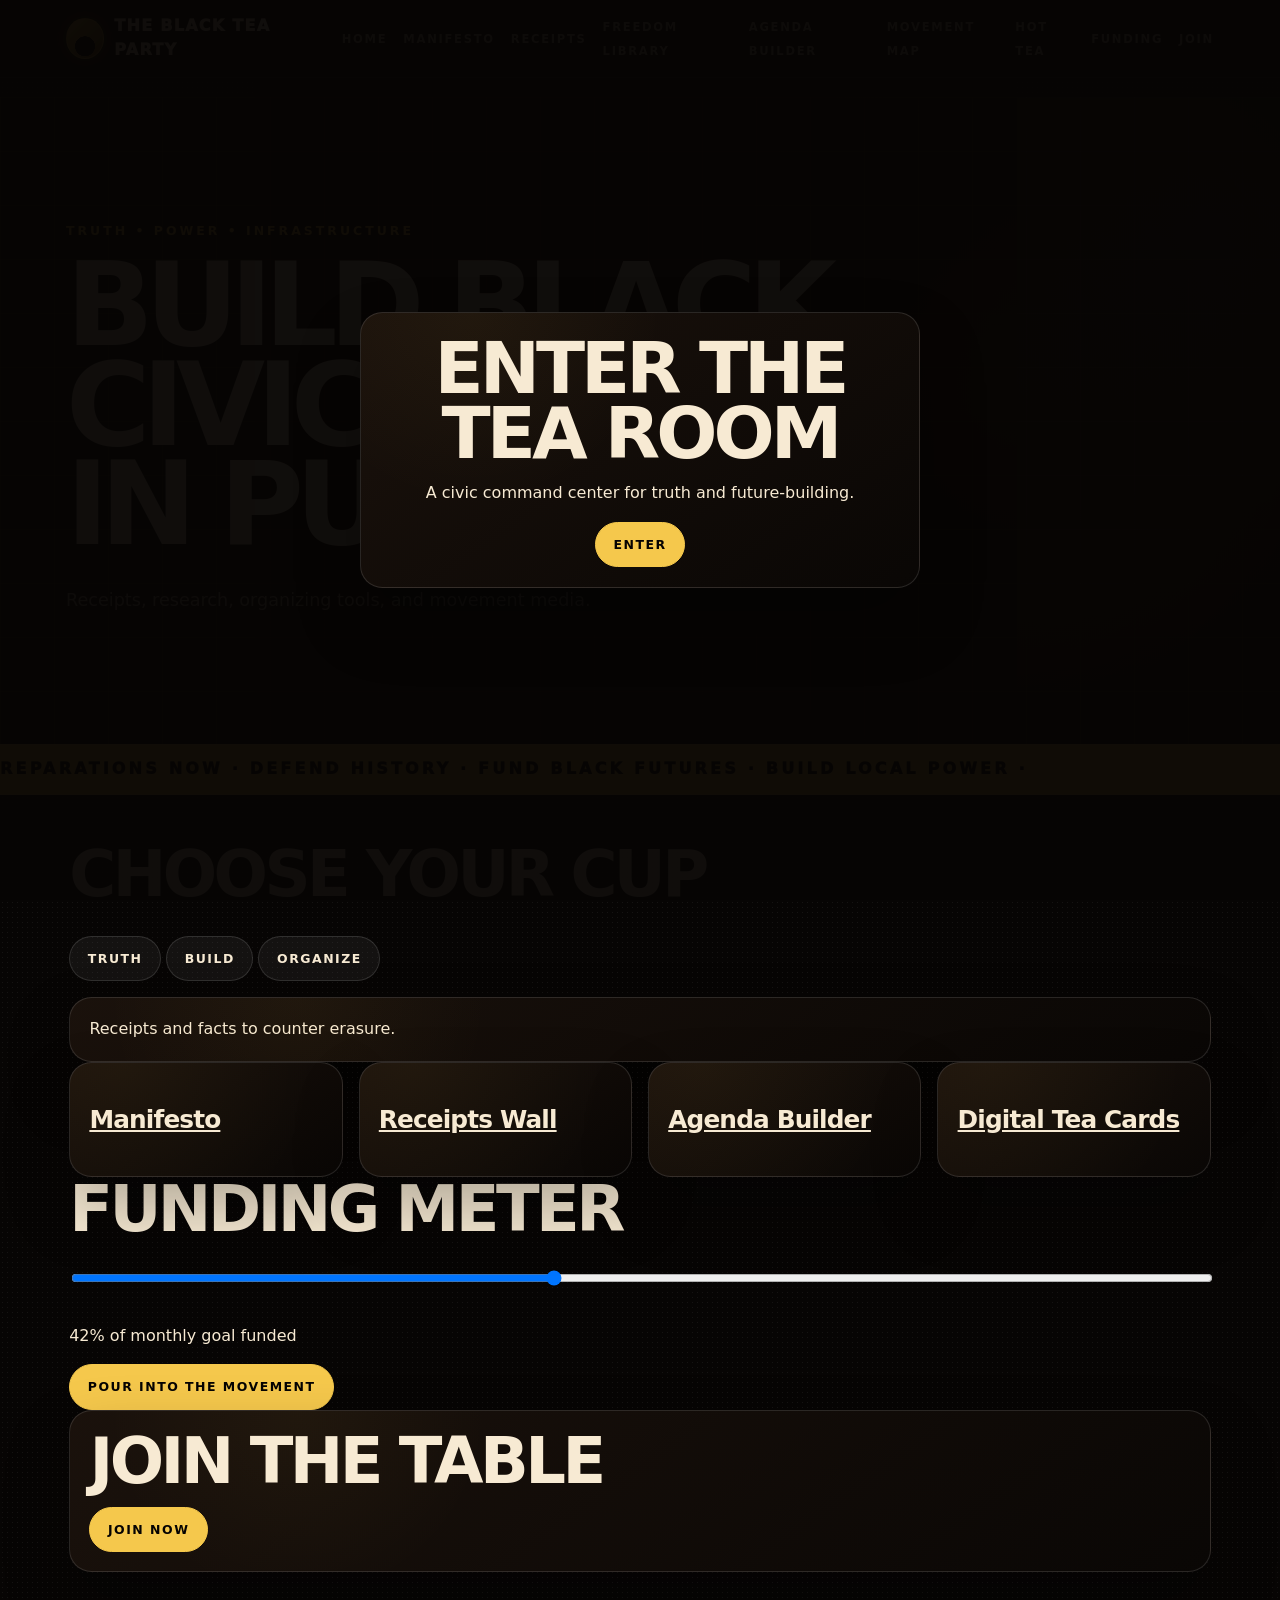
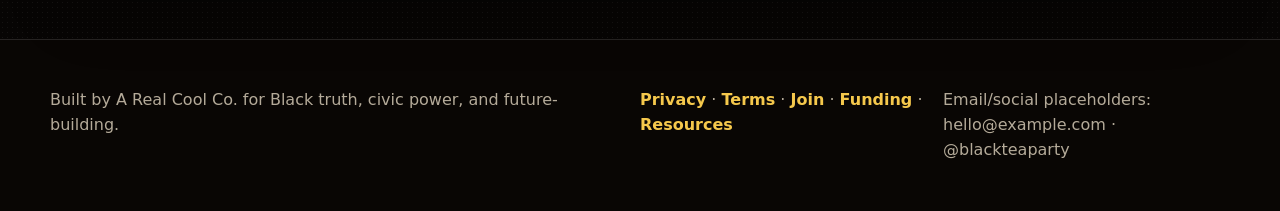
<file: index.html>
<!doctype html><html lang="en"><head><meta charset="utf-8"><meta name="viewport" content="width=device-width,initial-scale=1"><title>The Black Tea Party</title><meta name="description" content="Black-led digital movement for truth and civic power"><link rel="stylesheet" href="/assets/css/styles.css"></head><body><a class="skip-link" href="#main">Skip to content</a><header class="site-header"><div class="nav-wrap"><a class="logo" href="/">The Black Tea Party</a><button class="menu-btn" data-menu-btn aria-label="Menu">Menu</button><nav class="site-nav" data-site-nav><ul><li><a href="/">Home</a></li><li><a href="/manifesto/">Manifesto</a></li><li><a href="/receipts/">Receipts</a></li><li><a href="/freedom-library/">Freedom Library</a></li><li><a href="/agenda-builder/">Agenda Builder</a></li><li><a href="/movement-map/">Movement Map</a></li><li><a href="/hot-tea/">Hot Tea</a></li><li><a href="/funding/">Funding</a></li><li><a href="/join/">Join</a></li></ul></nav></div></header><main id="main"><section class="overlay" data-overlay><div class="card"><h2>Enter the Tea Room</h2><p>A civic command center for truth and future-building.</p><button class="btn" data-enter>Enter</button></div></section><section class="hero"><p class="eyebrow">Truth • Power • Infrastructure</p><h1>Build Black Civic Power in Public.</h1><p>Receipts, research, organizing tools, and movement media.</p></section><div class="ticker"><div class="ticker-track">REPARATIONS NOW · DEFEND HISTORY · FUND BLACK FUTURES · BUILD LOCAL POWER · </div></div><section><div class="section-head"><h2>Choose Your Cup</h2></div><div><button class="btn secondary" data-cup-tab="#cup1" aria-pressed="true">Truth</button> <button class="btn secondary" data-cup-tab="#cup2">Build</button> <button class="btn secondary" data-cup-tab="#cup3">Organize</button></div><div id="cup1" data-cup-pane class="card">Receipts and facts to counter erasure.</div><div id="cup2" data-cup-pane class="card" hidden>Economic, media, and tech infrastructure for communities.</div><div id="cup3" data-cup-pane class="card" hidden>Tools to connect people to local action.</div></section><section class="grid grid-3"><a class="card" href="/manifesto/"><h3>Manifesto</h3></a><a class="card" href="/receipts/"><h3>Receipts Wall</h3></a><a class="card" href="/agenda-builder/"><h3>Agenda Builder</h3></a><a class="card" href="/hot-tea/"><h3>Digital Tea Cards</h3></a></section><section><h2>Funding Meter</h2><input type="range" min="0" max="100" value="42" data-funding-meter><p data-funding-output></p><a class="btn" href="/funding/">Pour Into the Movement</a></section><section class="card"><h2>Join the Table</h2><a class="btn" href="/join/">Join Now</a></section></main><footer class="site-footer"><div class="footer-inner"><p>Built by A Real Cool Co. for Black truth, civic power, and future-building.</p><p><a href="/privacy/">Privacy</a> · <a href="/terms/">Terms</a> · <a href="/join/">Join</a> · <a href="/funding/">Funding</a> · <a href="/resources/">Resources</a></p><p>Email/social placeholders: hello@example.com · @blackteaparty</p></div></footer><script src="/assets/js/main.js" defer></script><script src="/assets/js/tea-cards.js" defer></script></body></html>
</file>
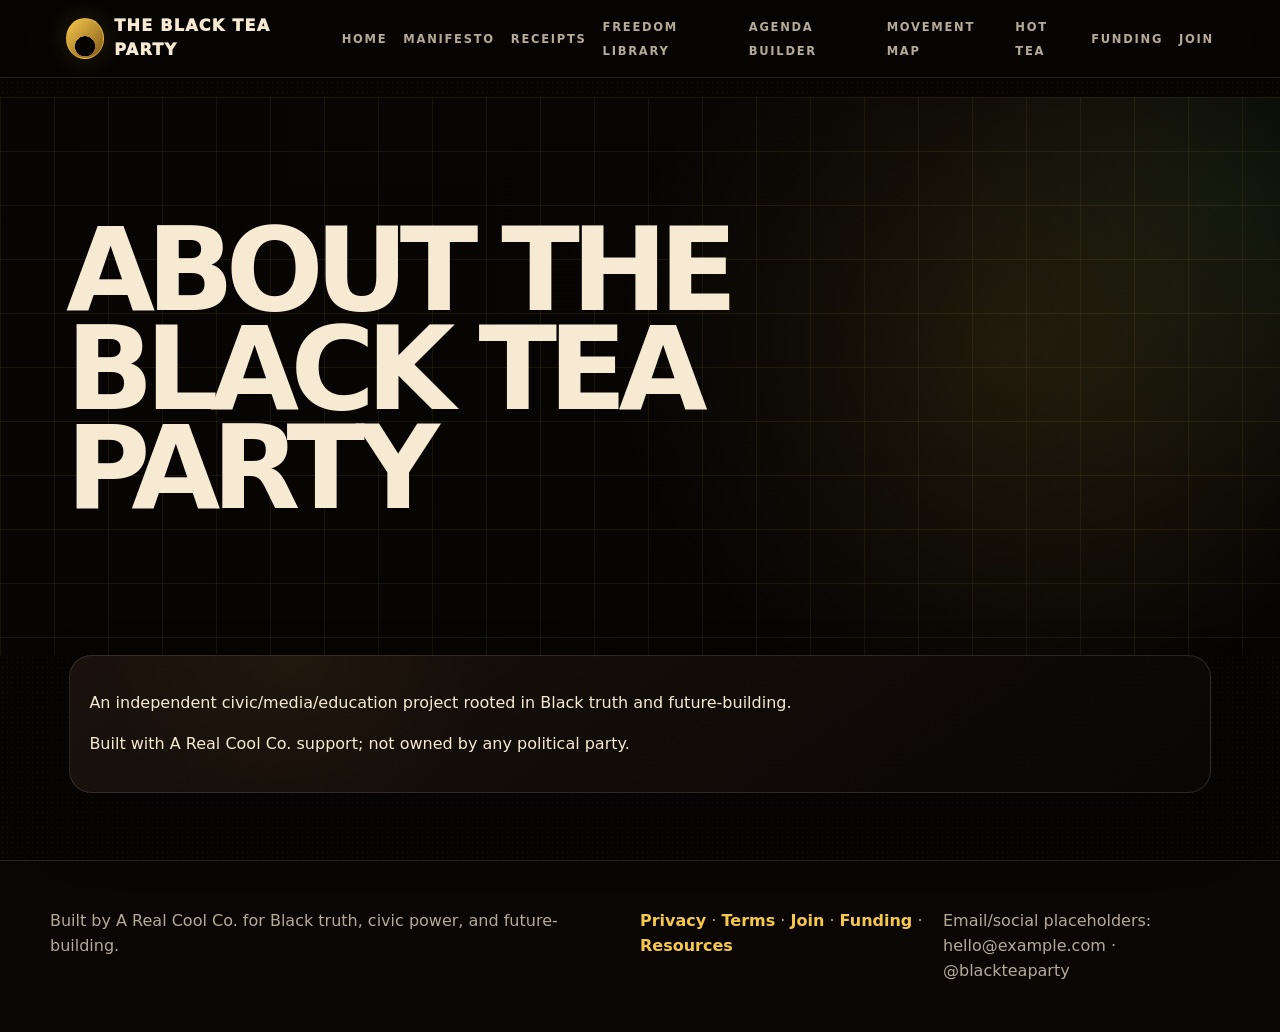
<file: about/index.html>
<!doctype html><html lang="en"><head><meta charset="utf-8"><meta name="viewport" content="width=device-width,initial-scale=1"><title>The Black Tea Party</title><meta name="description" content="About the movement"><link rel="stylesheet" href="/assets/css/styles.css"></head><body><a class="skip-link" href="#main">Skip to content</a><header class="site-header"><div class="nav-wrap"><a class="logo" href="/">The Black Tea Party</a><button class="menu-btn" data-menu-btn aria-label="Menu">Menu</button><nav class="site-nav" data-site-nav><ul><li><a href="/">Home</a></li><li><a href="/manifesto/">Manifesto</a></li><li><a href="/receipts/">Receipts</a></li><li><a href="/freedom-library/">Freedom Library</a></li><li><a href="/agenda-builder/">Agenda Builder</a></li><li><a href="/movement-map/">Movement Map</a></li><li><a href="/hot-tea/">Hot Tea</a></li><li><a href="/funding/">Funding</a></li><li><a href="/join/">Join</a></li></ul></nav></div></header><main id="main"><section class="hero"><h1>About The Black Tea Party</h1></section><div class="card"><p>An independent civic/media/education project rooted in Black truth and future-building.</p><p>Built with A Real Cool Co. support; not owned by any political party.</p></div></main><footer class="site-footer"><div class="footer-inner"><p>Built by A Real Cool Co. for Black truth, civic power, and future-building.</p><p><a href="/privacy/">Privacy</a> · <a href="/terms/">Terms</a> · <a href="/join/">Join</a> · <a href="/funding/">Funding</a> · <a href="/resources/">Resources</a></p><p>Email/social placeholders: hello@example.com · @blackteaparty</p></div></footer><script src="/assets/js/main.js" defer></script></body></html>
</file>
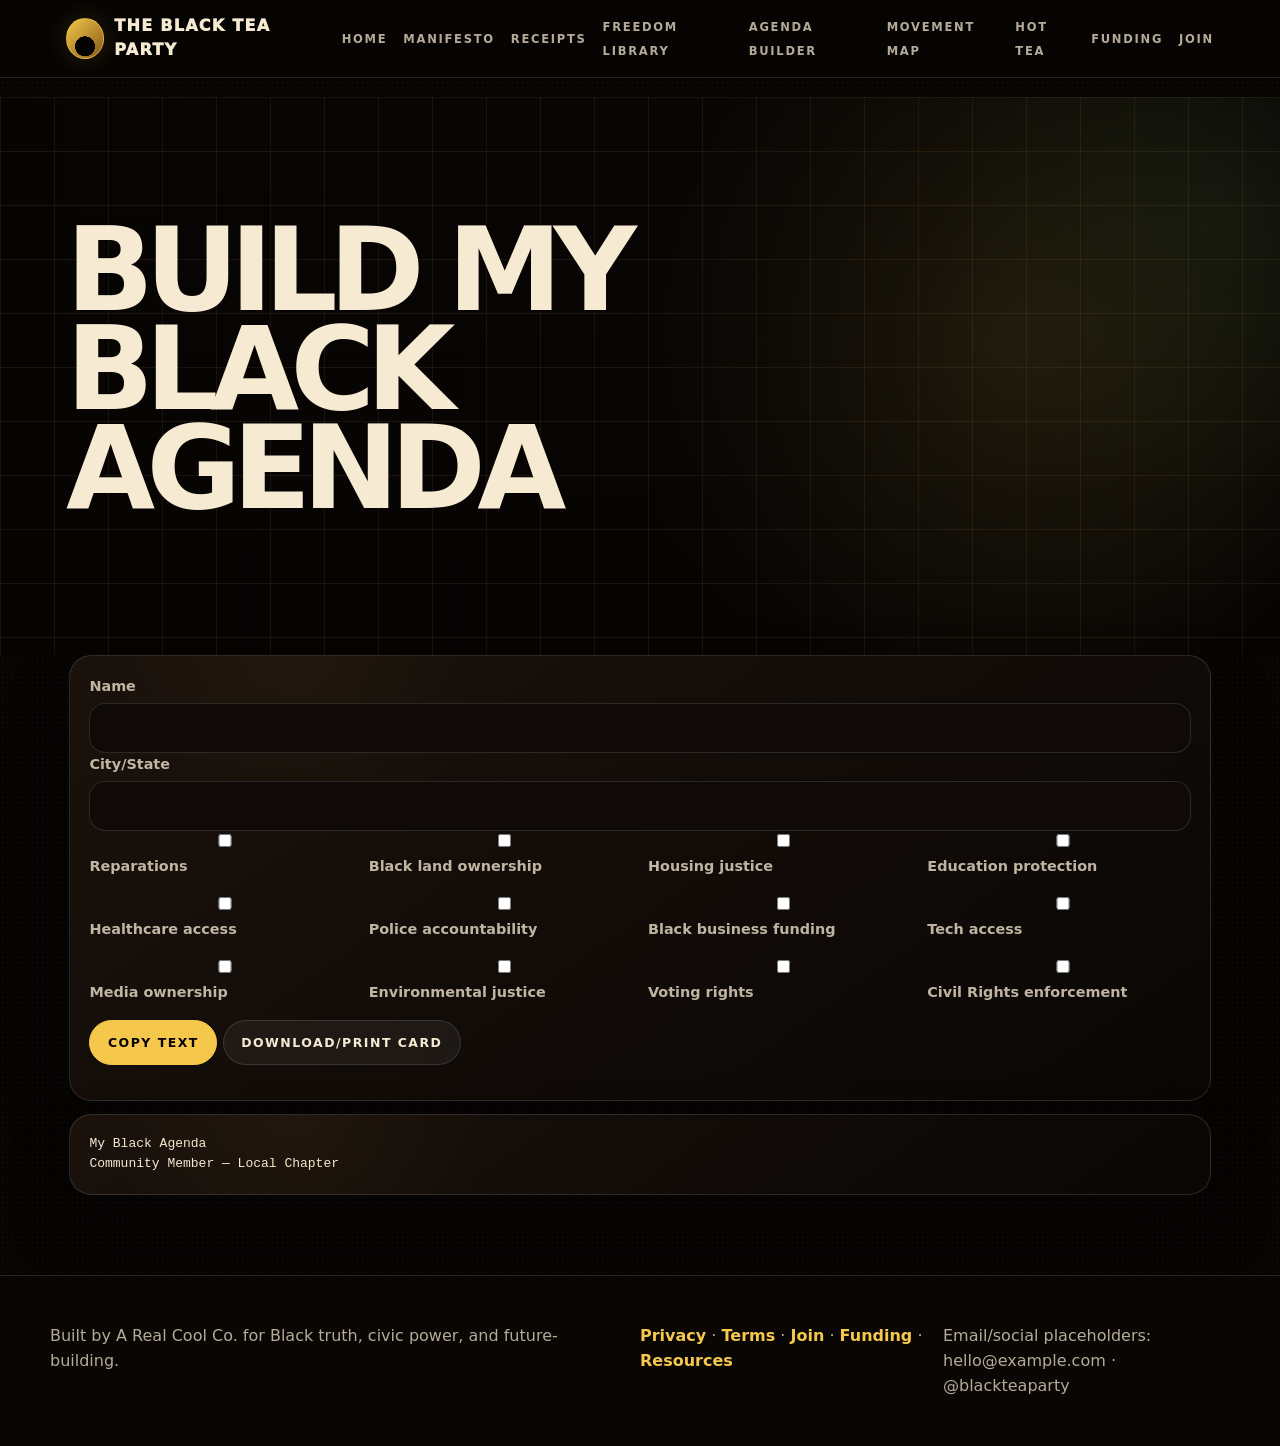
<file: agenda-builder/index.html>
<!doctype html><html lang="en"><head><meta charset="utf-8"><meta name="viewport" content="width=device-width,initial-scale=1"><title>The Black Tea Party</title><meta name="description" content="Agenda builder"><link rel="stylesheet" href="/assets/css/styles.css"></head><body><a class="skip-link" href="#main">Skip to content</a><header class="site-header"><div class="nav-wrap"><a class="logo" href="/">The Black Tea Party</a><button class="menu-btn" data-menu-btn aria-label="Menu">Menu</button><nav class="site-nav" data-site-nav><ul><li><a href="/">Home</a></li><li><a href="/manifesto/">Manifesto</a></li><li><a href="/receipts/">Receipts</a></li><li><a href="/freedom-library/">Freedom Library</a></li><li><a href="/agenda-builder/">Agenda Builder</a></li><li><a href="/movement-map/">Movement Map</a></li><li><a href="/hot-tea/">Hot Tea</a></li><li><a href="/funding/">Funding</a></li><li><a href="/join/">Join</a></li></ul></nav></div></header><main id="main"><section class="hero"><h1>Build My Black Agenda</h1></section><form class="card" data-agenda-form><label>Name<input id="personName"></label><label>City/State<input id="cityState"></label><div class="grid grid-3"><label><input type="checkbox" name="issues" value="Reparations">Reparations</label><label><input type="checkbox" name="issues" value="Black land ownership">Black land ownership</label><label><input type="checkbox" name="issues" value="Housing justice">Housing justice</label><label><input type="checkbox" name="issues" value="Education protection">Education protection</label><label><input type="checkbox" name="issues" value="Healthcare access">Healthcare access</label><label><input type="checkbox" name="issues" value="Police accountability">Police accountability</label><label><input type="checkbox" name="issues" value="Black business funding">Black business funding</label><label><input type="checkbox" name="issues" value="Tech access">Tech access</label><label><input type="checkbox" name="issues" value="Media ownership">Media ownership</label><label><input type="checkbox" name="issues" value="Environmental justice">Environmental justice</label><label><input type="checkbox" name="issues" value="Voting rights">Voting rights</label><label><input type="checkbox" name="issues" value="Civil Rights enforcement">Civil Rights enforcement</label></div><p><button type="button" class="btn" data-copy-agenda>Copy text</button> <button type="button" class="btn secondary" data-print-agenda>Download/Print card</button></p></form><pre id="agenda-output" class="card"></pre></main><footer class="site-footer"><div class="footer-inner"><p>Built by A Real Cool Co. for Black truth, civic power, and future-building.</p><p><a href="/privacy/">Privacy</a> · <a href="/terms/">Terms</a> · <a href="/join/">Join</a> · <a href="/funding/">Funding</a> · <a href="/resources/">Resources</a></p><p>Email/social placeholders: hello@example.com · @blackteaparty</p></div></footer><script src="/assets/js/main.js" defer></script><script src="/assets/js/agenda-builder.js" defer></script></body></html>
</file>
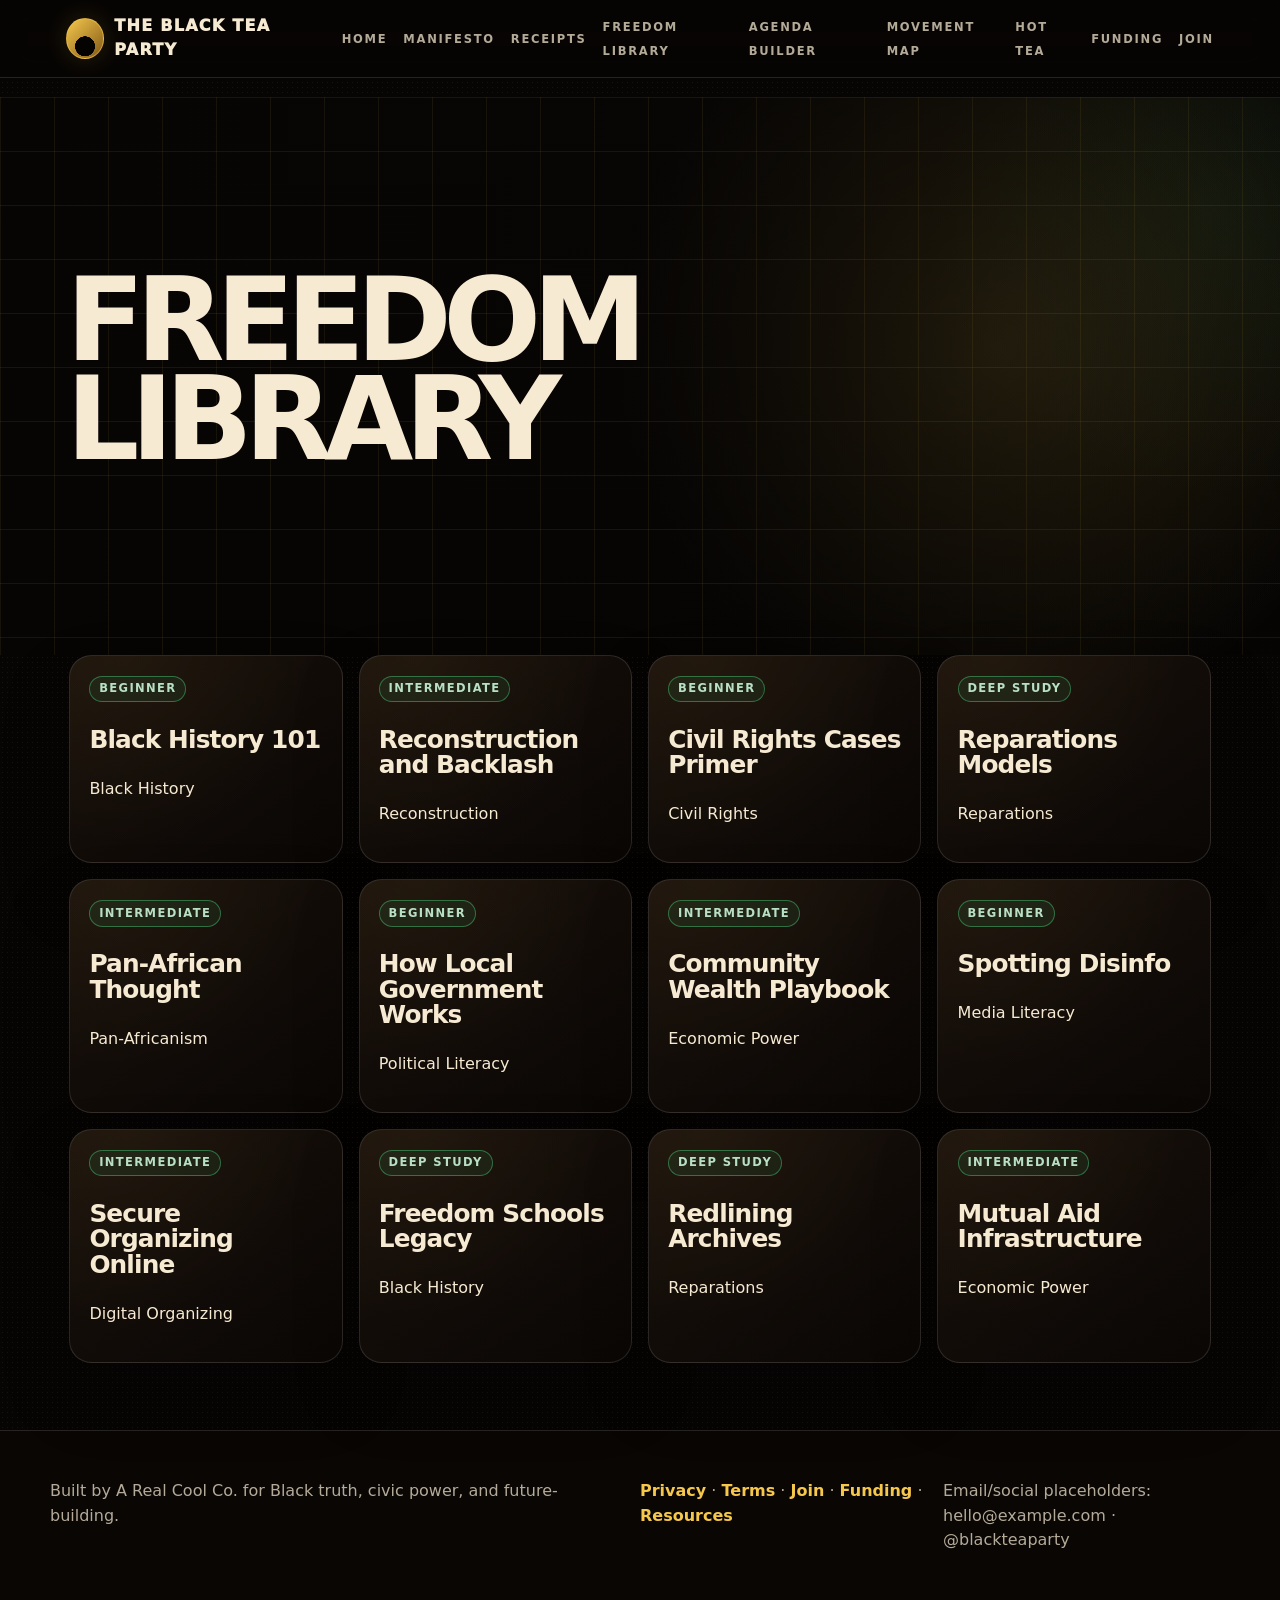
<file: freedom-library/index.html>
<!doctype html><html lang="en"><head><meta charset="utf-8"><meta name="viewport" content="width=device-width,initial-scale=1"><title>The Black Tea Party</title><meta name="description" content="Educational archive"><link rel="stylesheet" href="/assets/css/styles.css"></head><body><a class="skip-link" href="#main">Skip to content</a><header class="site-header"><div class="nav-wrap"><a class="logo" href="/">The Black Tea Party</a><button class="menu-btn" data-menu-btn aria-label="Menu">Menu</button><nav class="site-nav" data-site-nav><ul><li><a href="/">Home</a></li><li><a href="/manifesto/">Manifesto</a></li><li><a href="/receipts/">Receipts</a></li><li><a href="/freedom-library/">Freedom Library</a></li><li><a href="/agenda-builder/">Agenda Builder</a></li><li><a href="/movement-map/">Movement Map</a></li><li><a href="/hot-tea/">Hot Tea</a></li><li><a href="/funding/">Funding</a></li><li><a href="/join/">Join</a></li></ul></nav></div></header><main id="main"><section class="hero"><h1>Freedom Library</h1></section><div id="library" class="grid grid-3"></div></main><footer class="site-footer"><div class="footer-inner"><p>Built by A Real Cool Co. for Black truth, civic power, and future-building.</p><p><a href="/privacy/">Privacy</a> · <a href="/terms/">Terms</a> · <a href="/join/">Join</a> · <a href="/funding/">Funding</a> · <a href="/resources/">Resources</a></p><p>Email/social placeholders: hello@example.com · @blackteaparty</p></div></footer><script src="/assets/js/main.js" defer></script></body></html>
</file>
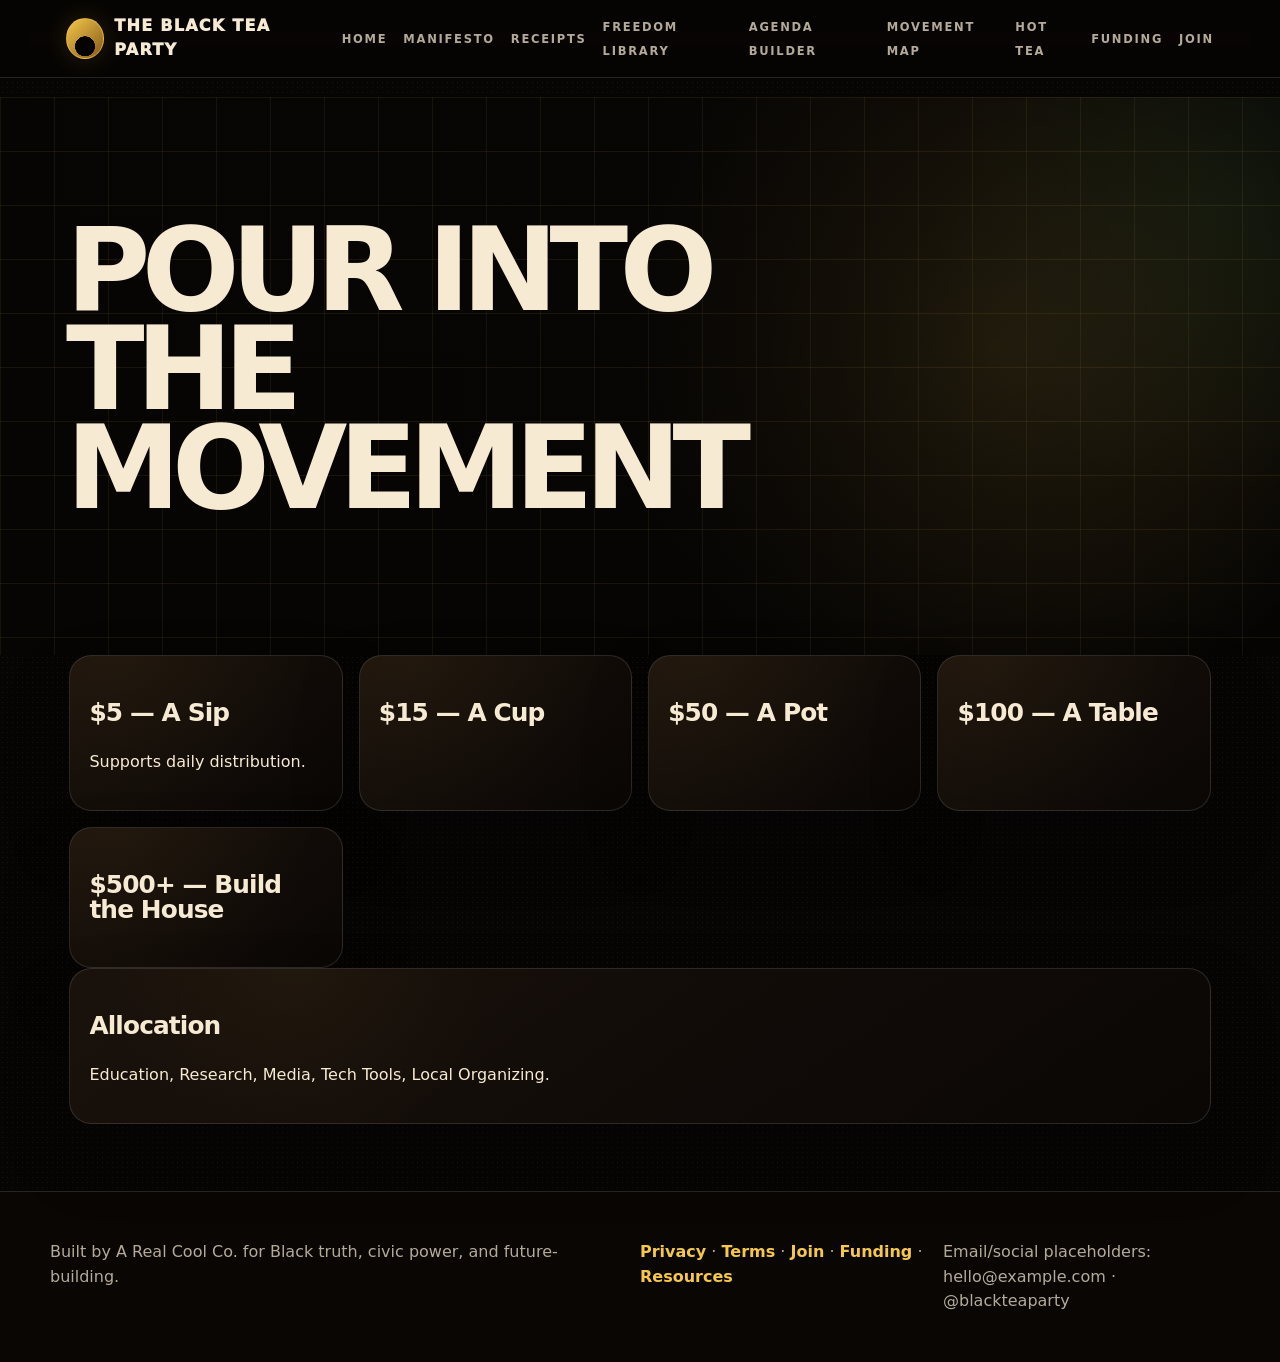
<file: funding/index.html>
<!doctype html><html lang="en"><head><meta charset="utf-8"><meta name="viewport" content="width=device-width,initial-scale=1"><title>The Black Tea Party</title><meta name="description" content="Funding and sponsorship"><link rel="stylesheet" href="/assets/css/styles.css"></head><body><a class="skip-link" href="#main">Skip to content</a><header class="site-header"><div class="nav-wrap"><a class="logo" href="/">The Black Tea Party</a><button class="menu-btn" data-menu-btn aria-label="Menu">Menu</button><nav class="site-nav" data-site-nav><ul><li><a href="/">Home</a></li><li><a href="/manifesto/">Manifesto</a></li><li><a href="/receipts/">Receipts</a></li><li><a href="/freedom-library/">Freedom Library</a></li><li><a href="/agenda-builder/">Agenda Builder</a></li><li><a href="/movement-map/">Movement Map</a></li><li><a href="/hot-tea/">Hot Tea</a></li><li><a href="/funding/">Funding</a></li><li><a href="/join/">Join</a></li></ul></nav></div></header><main id="main"><section class="hero"><h1>Pour Into the Movement</h1></section><div class="grid grid-3"><article class="card"><h3>$5 — A Sip</h3><p>Supports daily distribution.</p></article><article class="card"><h3>$15 — A Cup</h3></article><article class="card"><h3>$50 — A Pot</h3></article><article class="card"><h3>$100 — A Table</h3></article><article class="card"><h3>$500+ — Build the House</h3></article></div><div class="card"><h3>Allocation</h3><p>Education, Research, Media, Tech Tools, Local Organizing.</p><!-- TODO: payment integration --></div></main><footer class="site-footer"><div class="footer-inner"><p>Built by A Real Cool Co. for Black truth, civic power, and future-building.</p><p><a href="/privacy/">Privacy</a> · <a href="/terms/">Terms</a> · <a href="/join/">Join</a> · <a href="/funding/">Funding</a> · <a href="/resources/">Resources</a></p><p>Email/social placeholders: hello@example.com · @blackteaparty</p></div></footer><script src="/assets/js/main.js" defer></script></body></html>
</file>
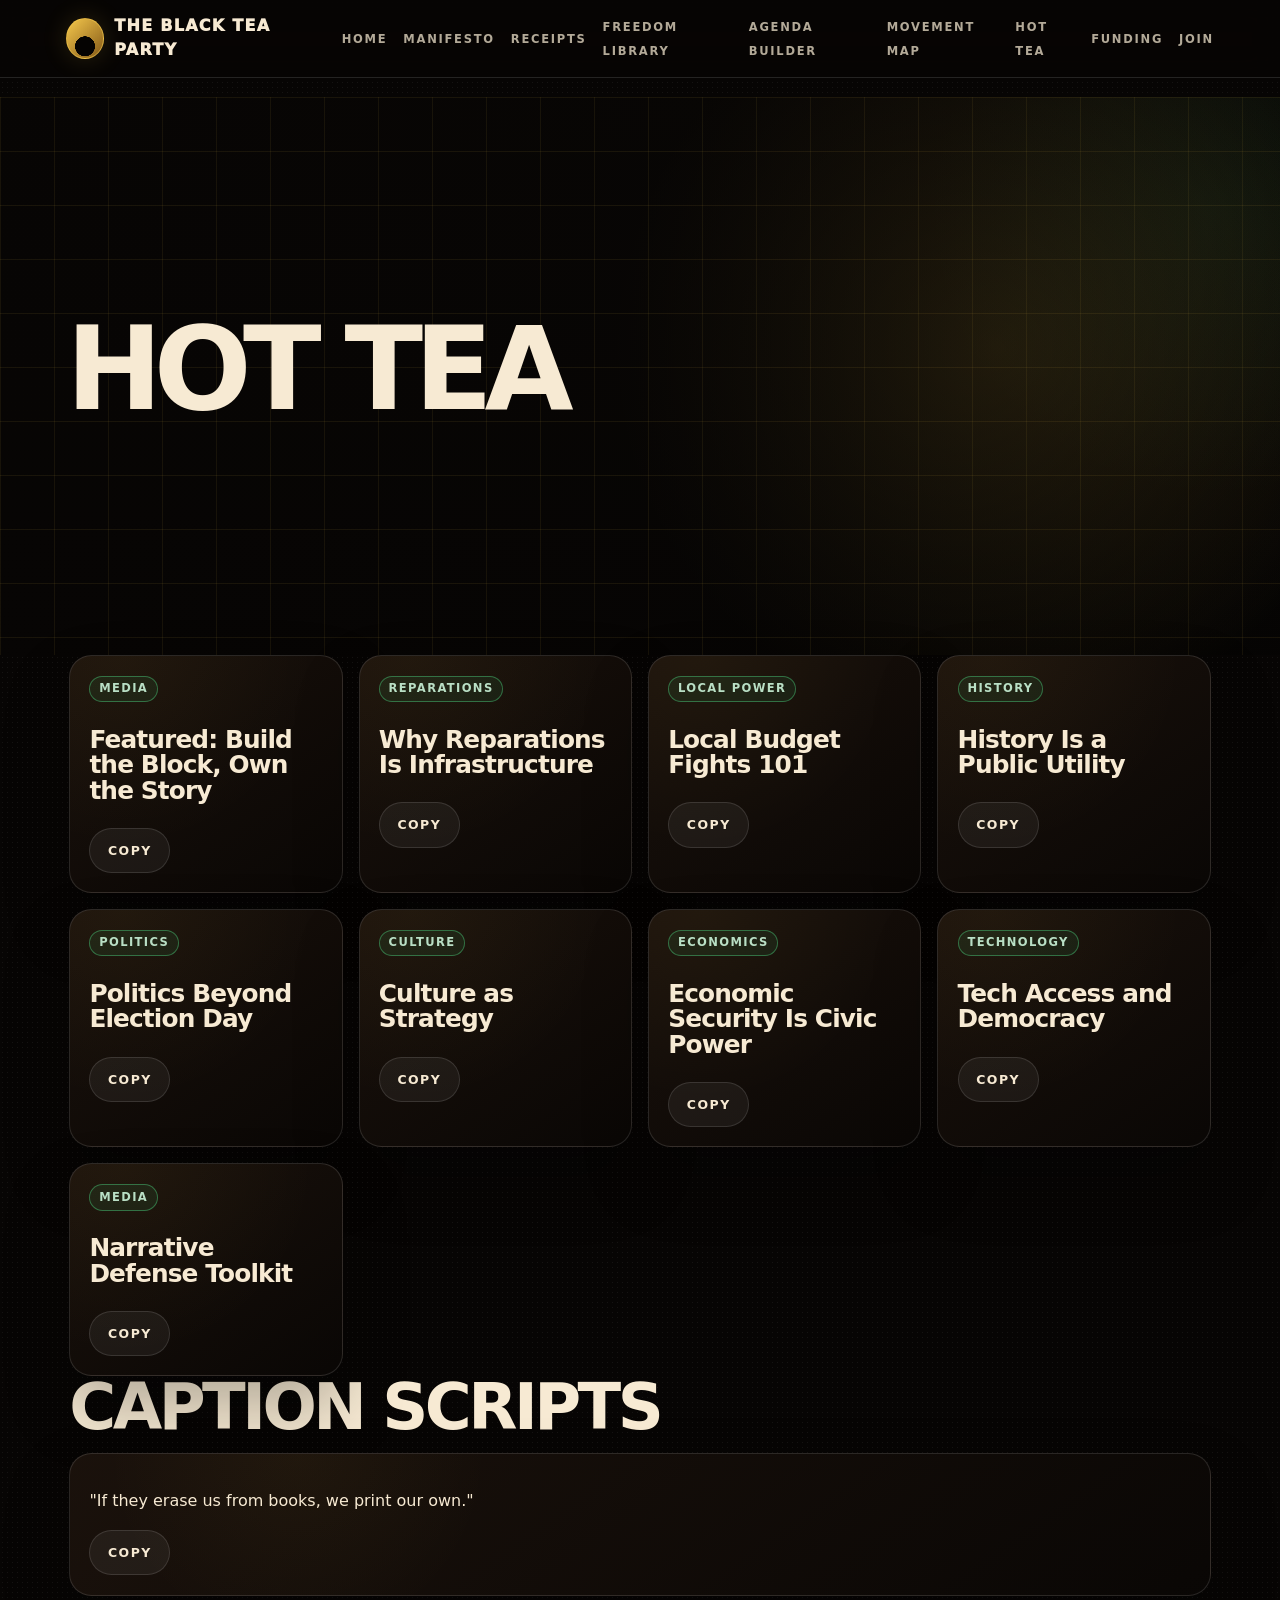
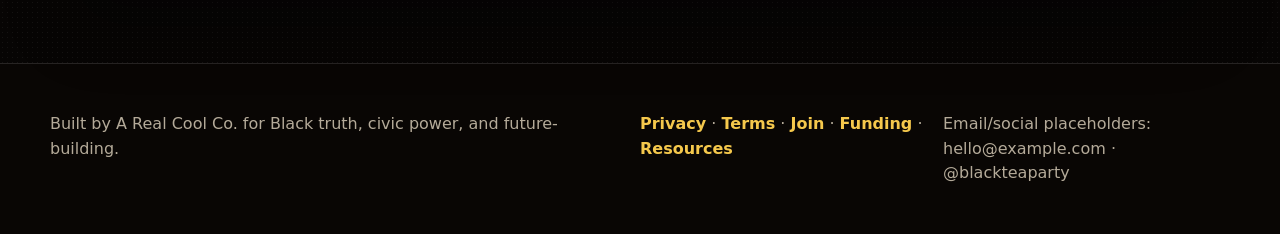
<file: hot-tea/index.html>
<!doctype html><html lang="en"><head><meta charset="utf-8"><meta name="viewport" content="width=device-width,initial-scale=1"><title>The Black Tea Party</title><meta name="description" content="Media and article hub"><link rel="stylesheet" href="/assets/css/styles.css"></head><body><a class="skip-link" href="#main">Skip to content</a><header class="site-header"><div class="nav-wrap"><a class="logo" href="/">The Black Tea Party</a><button class="menu-btn" data-menu-btn aria-label="Menu">Menu</button><nav class="site-nav" data-site-nav><ul><li><a href="/">Home</a></li><li><a href="/manifesto/">Manifesto</a></li><li><a href="/receipts/">Receipts</a></li><li><a href="/freedom-library/">Freedom Library</a></li><li><a href="/agenda-builder/">Agenda Builder</a></li><li><a href="/movement-map/">Movement Map</a></li><li><a href="/hot-tea/">Hot Tea</a></li><li><a href="/funding/">Funding</a></li><li><a href="/join/">Join</a></li></ul></nav></div></header><main id="main"><section class="hero"><h1>Hot Tea</h1></section><div id="articles" class="grid grid-3"></div><section><h2>Caption scripts</h2><div class="grid grid-3"><article class="card"><p>"If they erase us from books, we print our own."</p><button class="btn secondary" data-copy="If they erase us from books, we print our own. #BlackTeaParty">Copy</button></article></div></section></main><footer class="site-footer"><div class="footer-inner"><p>Built by A Real Cool Co. for Black truth, civic power, and future-building.</p><p><a href="/privacy/">Privacy</a> · <a href="/terms/">Terms</a> · <a href="/join/">Join</a> · <a href="/funding/">Funding</a> · <a href="/resources/">Resources</a></p><p>Email/social placeholders: hello@example.com · @blackteaparty</p></div></footer><script src="/assets/js/main.js" defer></script></body></html>
</file>
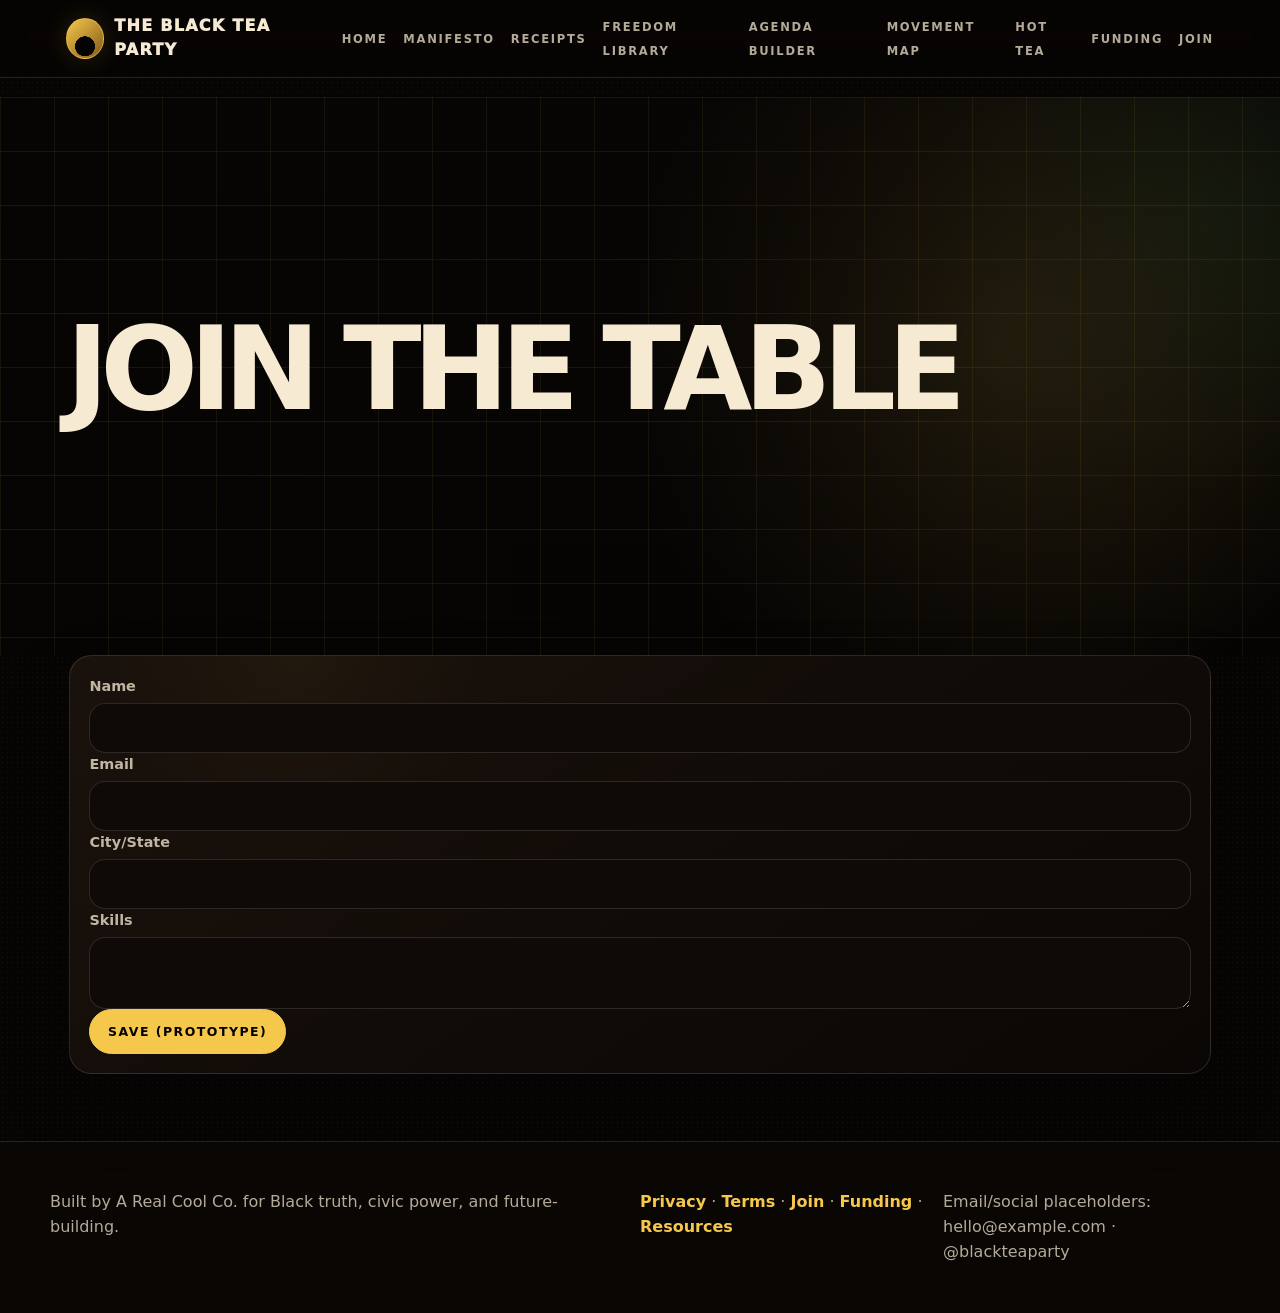
<file: join/index.html>
<!doctype html><html lang="en"><head><meta charset="utf-8"><meta name="viewport" content="width=device-width,initial-scale=1"><title>The Black Tea Party</title><meta name="description" content="Join and volunteer form"><link rel="stylesheet" href="/assets/css/styles.css"></head><body><a class="skip-link" href="#main">Skip to content</a><header class="site-header"><div class="nav-wrap"><a class="logo" href="/">The Black Tea Party</a><button class="menu-btn" data-menu-btn aria-label="Menu">Menu</button><nav class="site-nav" data-site-nav><ul><li><a href="/">Home</a></li><li><a href="/manifesto/">Manifesto</a></li><li><a href="/receipts/">Receipts</a></li><li><a href="/freedom-library/">Freedom Library</a></li><li><a href="/agenda-builder/">Agenda Builder</a></li><li><a href="/movement-map/">Movement Map</a></li><li><a href="/hot-tea/">Hot Tea</a></li><li><a href="/funding/">Funding</a></li><li><a href="/join/">Join</a></li></ul></nav></div></header><main id="main"><section class="hero"><h1>Join The Table</h1></section><form class="card"><label>Name<input></label><label>Email<input type="email"></label><label>City/State<input></label><label>Skills<textarea></textarea></label><button class="btn" type="button">Save (prototype)</button></form></main><footer class="site-footer"><div class="footer-inner"><p>Built by A Real Cool Co. for Black truth, civic power, and future-building.</p><p><a href="/privacy/">Privacy</a> · <a href="/terms/">Terms</a> · <a href="/join/">Join</a> · <a href="/funding/">Funding</a> · <a href="/resources/">Resources</a></p><p>Email/social placeholders: hello@example.com · @blackteaparty</p></div></footer><script src="/assets/js/main.js" defer></script></body></html>
</file>
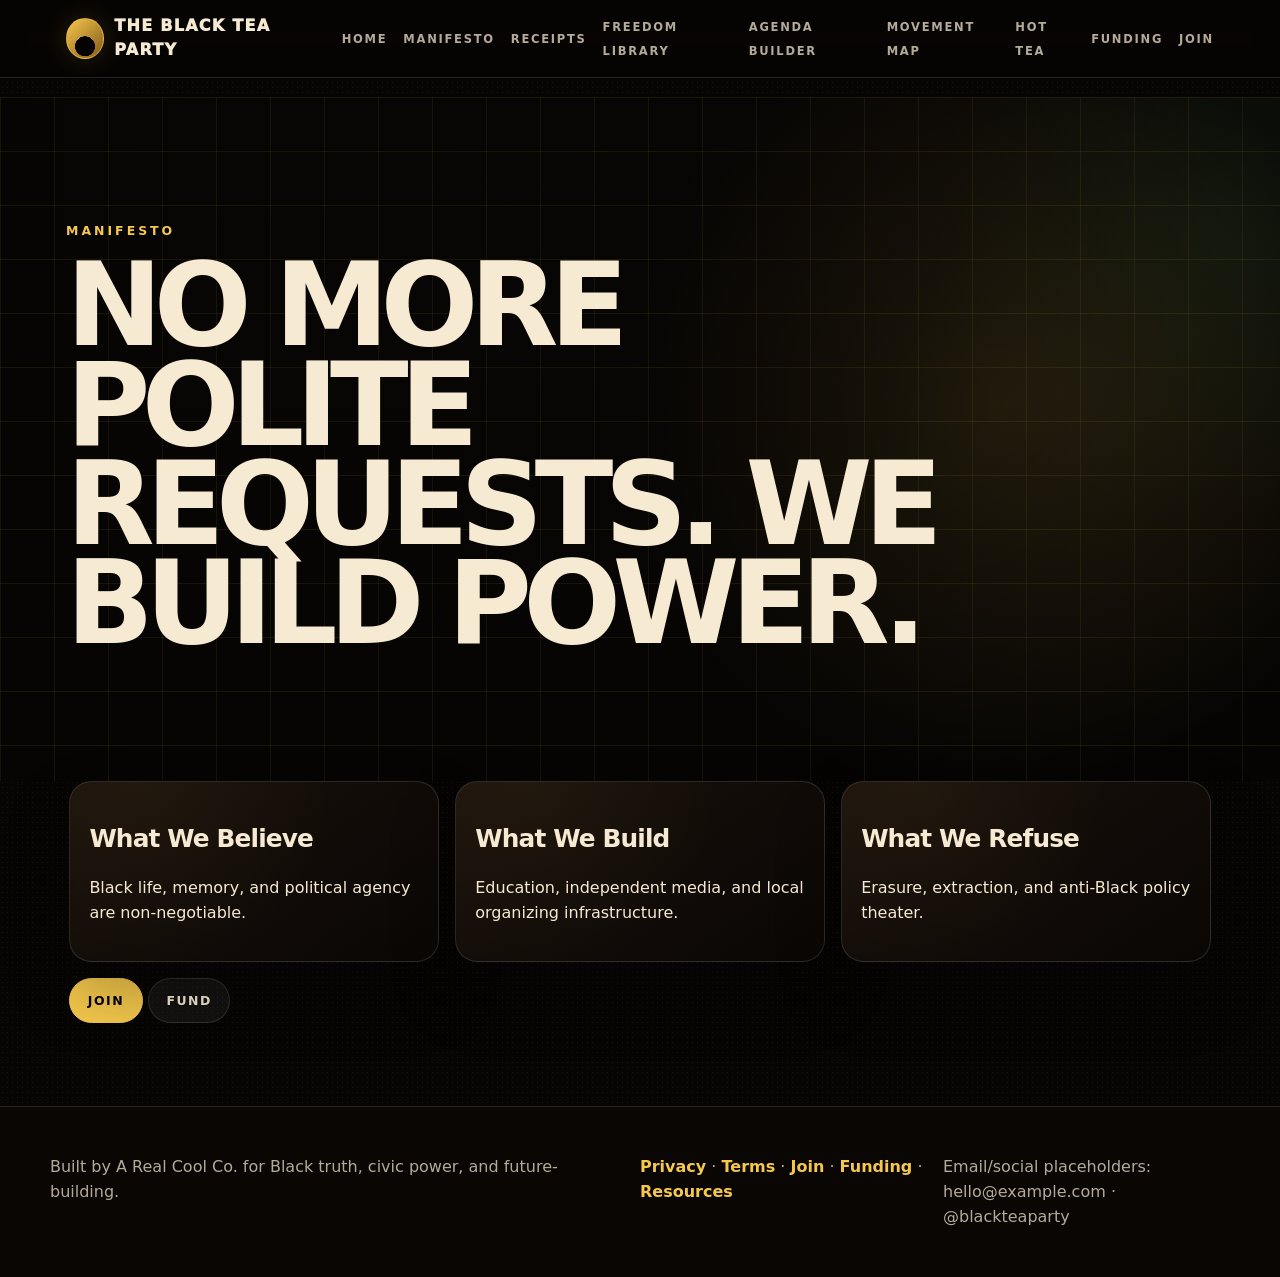
<file: manifesto/index.html>
<!doctype html><html lang="en"><head><meta charset="utf-8"><meta name="viewport" content="width=device-width,initial-scale=1"><title>The Black Tea Party</title><meta name="description" content="Full manifesto of The Black Tea Party"><link rel="stylesheet" href="/assets/css/styles.css"></head><body><a class="skip-link" href="#main">Skip to content</a><header class="site-header"><div class="nav-wrap"><a class="logo" href="/">The Black Tea Party</a><button class="menu-btn" data-menu-btn aria-label="Menu">Menu</button><nav class="site-nav" data-site-nav><ul><li><a href="/">Home</a></li><li><a href="/manifesto/">Manifesto</a></li><li><a href="/receipts/">Receipts</a></li><li><a href="/freedom-library/">Freedom Library</a></li><li><a href="/agenda-builder/">Agenda Builder</a></li><li><a href="/movement-map/">Movement Map</a></li><li><a href="/hot-tea/">Hot Tea</a></li><li><a href="/funding/">Funding</a></li><li><a href="/join/">Join</a></li></ul></nav></div></header><main id="main"><section class="hero"><p class="eyebrow">Manifesto</p><h1>No more polite requests. We build power.</h1></section><section class="grid grid-3"><article class="card"><h3>What We Believe</h3><p>Black life, memory, and political agency are non-negotiable.</p></article><article class="card"><h3>What We Build</h3><p>Education, independent media, and local organizing infrastructure.</p></article><article class="card"><h3>What We Refuse</h3><p>Erasure, extraction, and anti-Black policy theater.</p></article></section><p><a class="btn" href="/join/">Join</a> <a class="btn secondary" href="/funding/">Fund</a></p></main><footer class="site-footer"><div class="footer-inner"><p>Built by A Real Cool Co. for Black truth, civic power, and future-building.</p><p><a href="/privacy/">Privacy</a> · <a href="/terms/">Terms</a> · <a href="/join/">Join</a> · <a href="/funding/">Funding</a> · <a href="/resources/">Resources</a></p><p>Email/social placeholders: hello@example.com · @blackteaparty</p></div></footer><script src="/assets/js/main.js" defer></script></body></html>
</file>
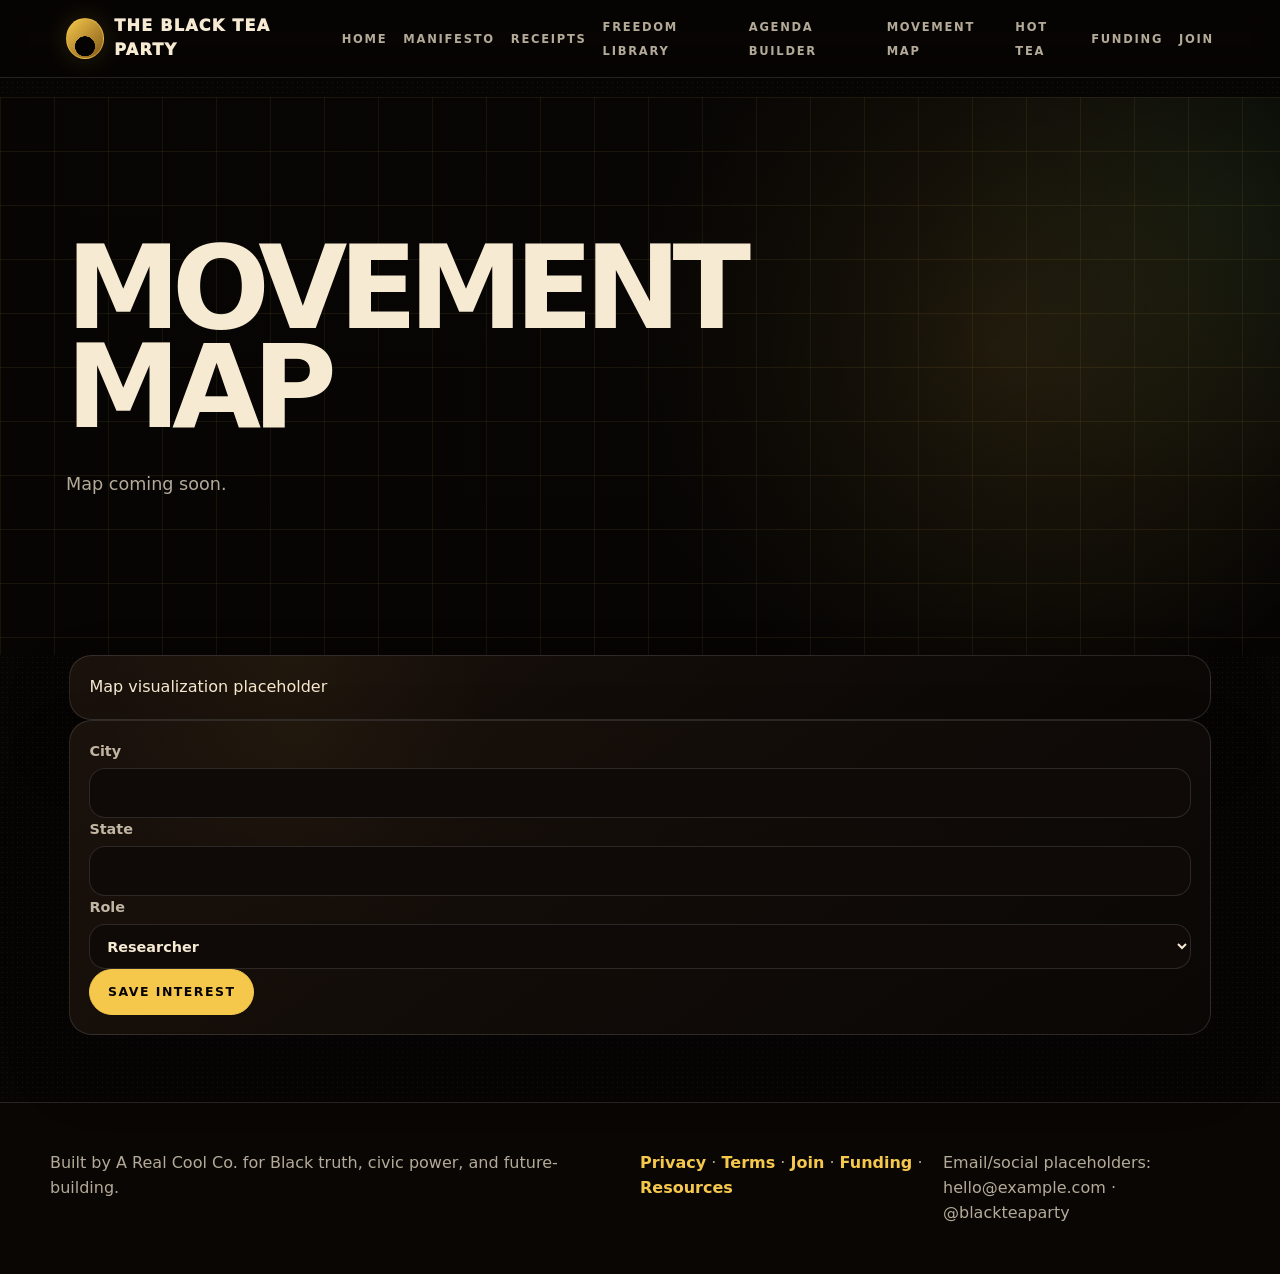
<file: movement-map/index.html>
<!doctype html><html lang="en"><head><meta charset="utf-8"><meta name="viewport" content="width=device-width,initial-scale=1"><title>The Black Tea Party</title><meta name="description" content="Command center for local chapters"><link rel="stylesheet" href="/assets/css/styles.css"></head><body><a class="skip-link" href="#main">Skip to content</a><header class="site-header"><div class="nav-wrap"><a class="logo" href="/">The Black Tea Party</a><button class="menu-btn" data-menu-btn aria-label="Menu">Menu</button><nav class="site-nav" data-site-nav><ul><li><a href="/">Home</a></li><li><a href="/manifesto/">Manifesto</a></li><li><a href="/receipts/">Receipts</a></li><li><a href="/freedom-library/">Freedom Library</a></li><li><a href="/agenda-builder/">Agenda Builder</a></li><li><a href="/movement-map/">Movement Map</a></li><li><a href="/hot-tea/">Hot Tea</a></li><li><a href="/funding/">Funding</a></li><li><a href="/join/">Join</a></li></ul></nav></div></header><main id="main"><section class="hero"><h1>Movement Map</h1><p>Map coming soon.</p></section><div class="card">Map visualization placeholder</div><form class="card"><label>City<input></label><label>State<input></label><label>Role<select><option>Researcher</option><option>Designer</option><option>Writer</option><option>Organizer</option><option>Developer</option><option>Community Liaison</option><option>Legal/Policy Research</option><option>Fundraising</option></select></label><button class="btn" type="button">Save Interest</button></form></main><footer class="site-footer"><div class="footer-inner"><p>Built by A Real Cool Co. for Black truth, civic power, and future-building.</p><p><a href="/privacy/">Privacy</a> · <a href="/terms/">Terms</a> · <a href="/join/">Join</a> · <a href="/funding/">Funding</a> · <a href="/resources/">Resources</a></p><p>Email/social placeholders: hello@example.com · @blackteaparty</p></div></footer><script src="/assets/js/main.js" defer></script></body></html>
</file>
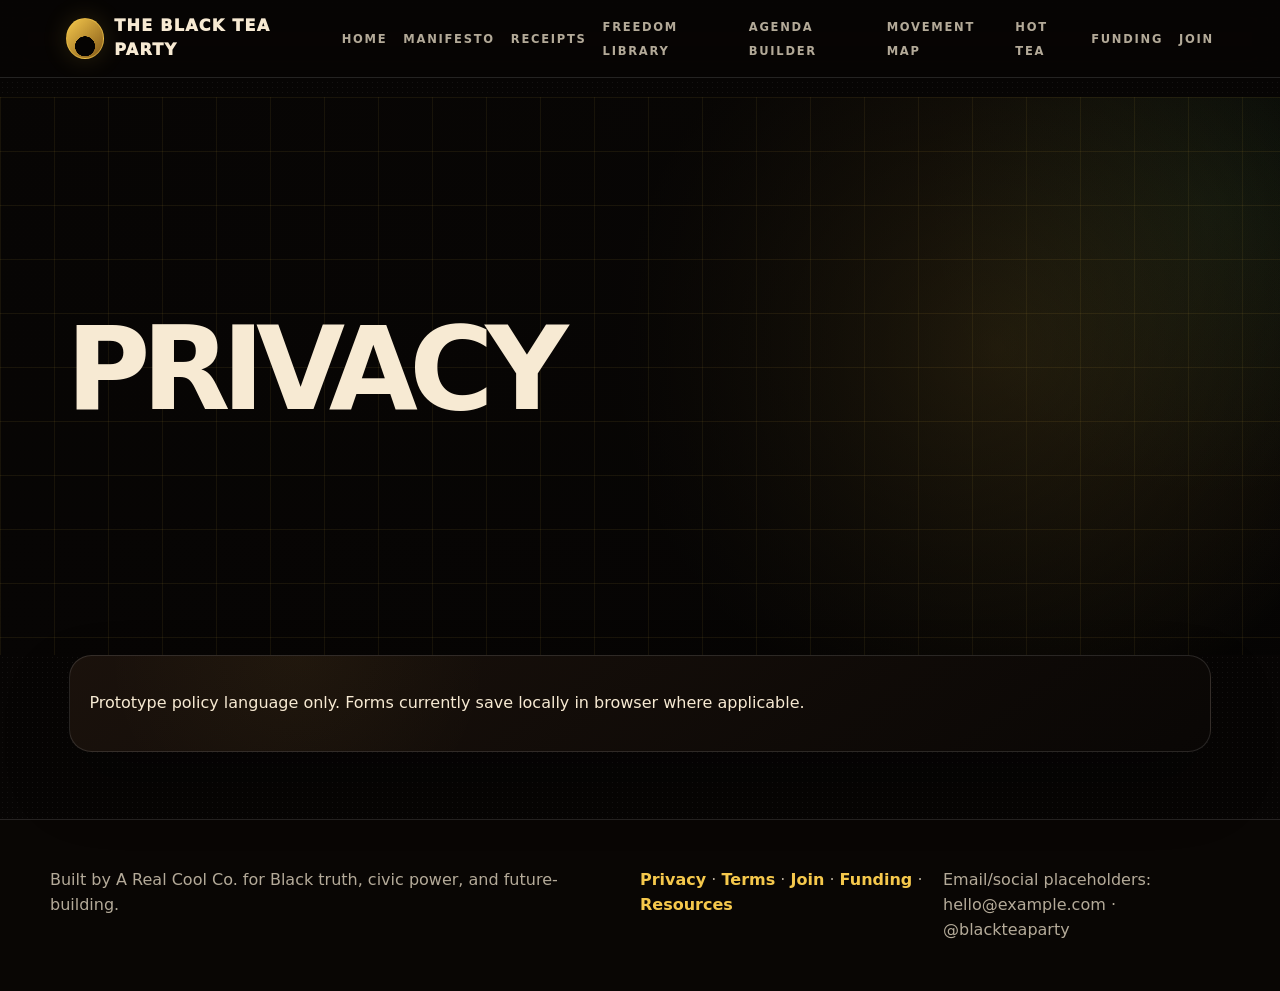
<file: privacy/index.html>
<!doctype html><html lang="en"><head><meta charset="utf-8"><meta name="viewport" content="width=device-width,initial-scale=1"><title>The Black Tea Party</title><meta name="description" content="Privacy placeholder"><link rel="stylesheet" href="/assets/css/styles.css"></head><body><a class="skip-link" href="#main">Skip to content</a><header class="site-header"><div class="nav-wrap"><a class="logo" href="/">The Black Tea Party</a><button class="menu-btn" data-menu-btn aria-label="Menu">Menu</button><nav class="site-nav" data-site-nav><ul><li><a href="/">Home</a></li><li><a href="/manifesto/">Manifesto</a></li><li><a href="/receipts/">Receipts</a></li><li><a href="/freedom-library/">Freedom Library</a></li><li><a href="/agenda-builder/">Agenda Builder</a></li><li><a href="/movement-map/">Movement Map</a></li><li><a href="/hot-tea/">Hot Tea</a></li><li><a href="/funding/">Funding</a></li><li><a href="/join/">Join</a></li></ul></nav></div></header><main id="main"><section class="hero"><h1>Privacy</h1></section><div class="card"><p>Prototype policy language only. Forms currently save locally in browser where applicable.</p><!-- TODO: attorney review before launch --></div></main><footer class="site-footer"><div class="footer-inner"><p>Built by A Real Cool Co. for Black truth, civic power, and future-building.</p><p><a href="/privacy/">Privacy</a> · <a href="/terms/">Terms</a> · <a href="/join/">Join</a> · <a href="/funding/">Funding</a> · <a href="/resources/">Resources</a></p><p>Email/social placeholders: hello@example.com · @blackteaparty</p></div></footer><script src="/assets/js/main.js" defer></script></body></html>
</file>
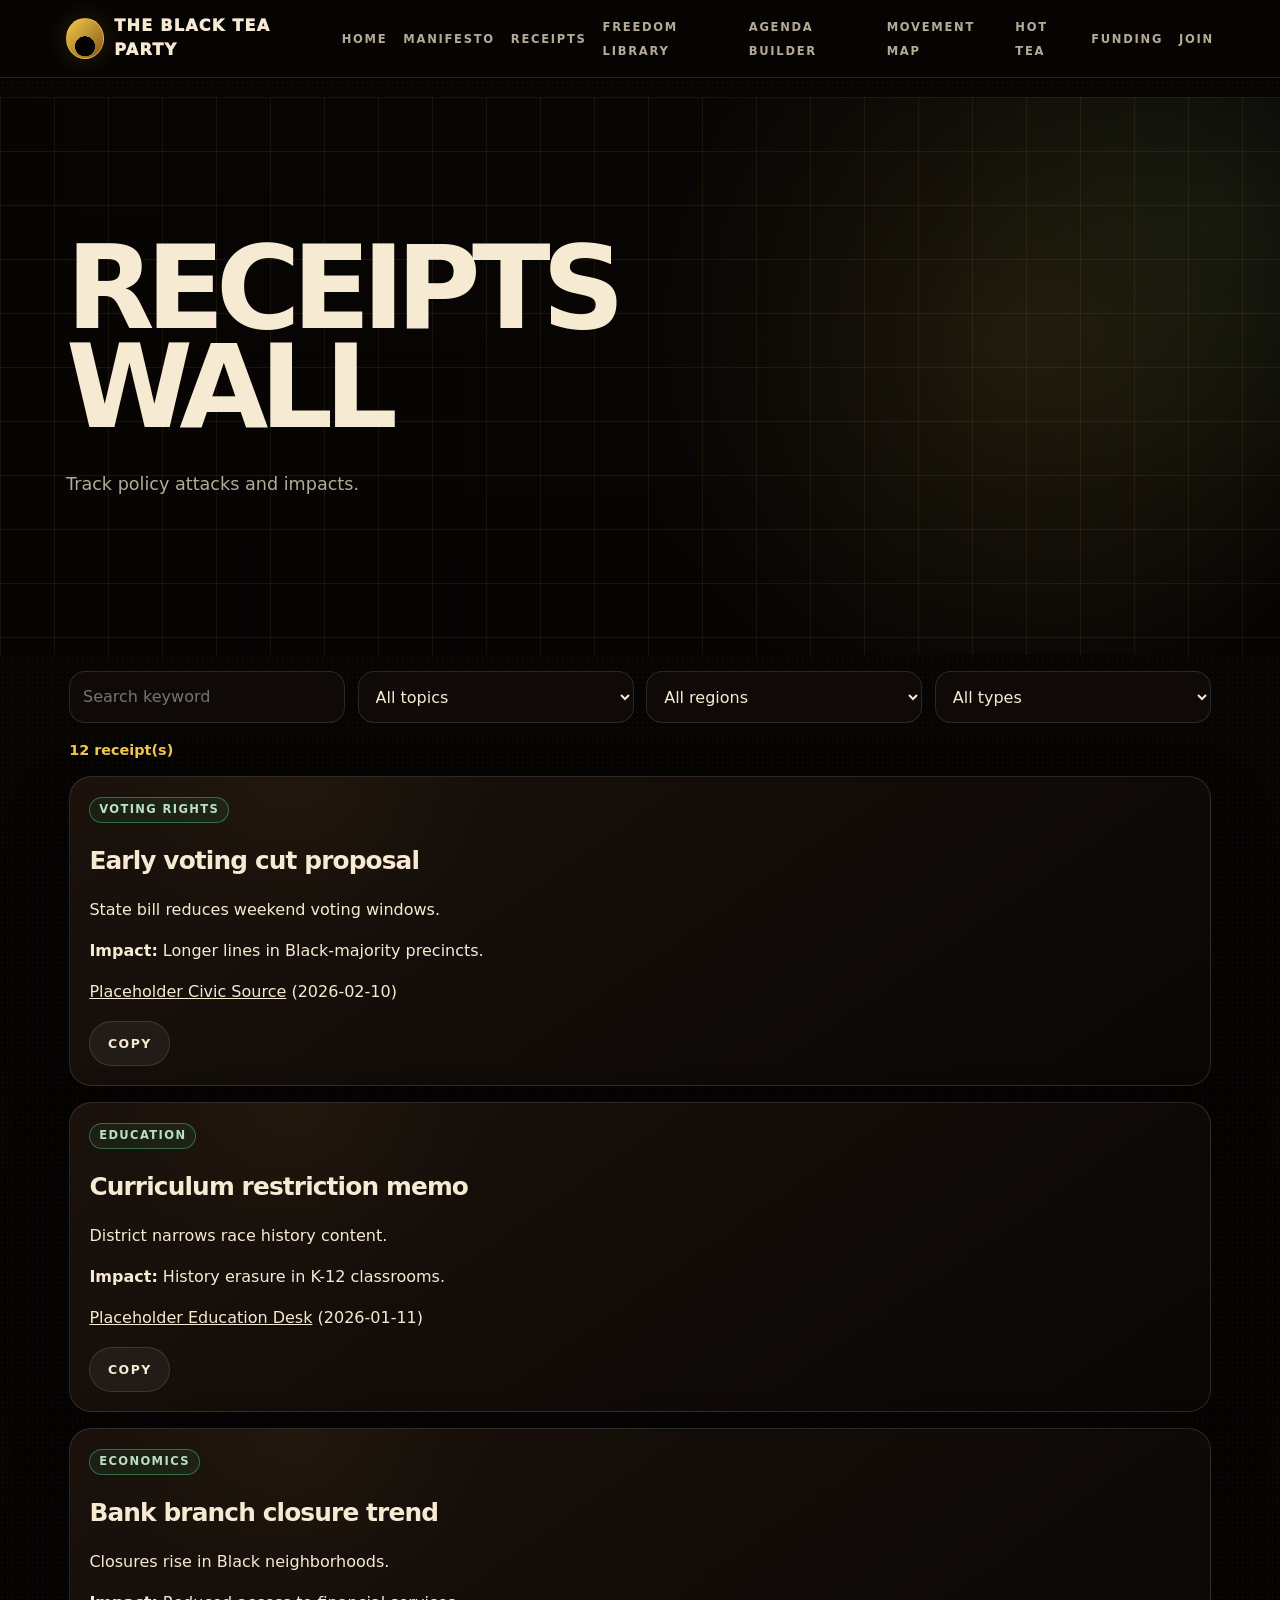
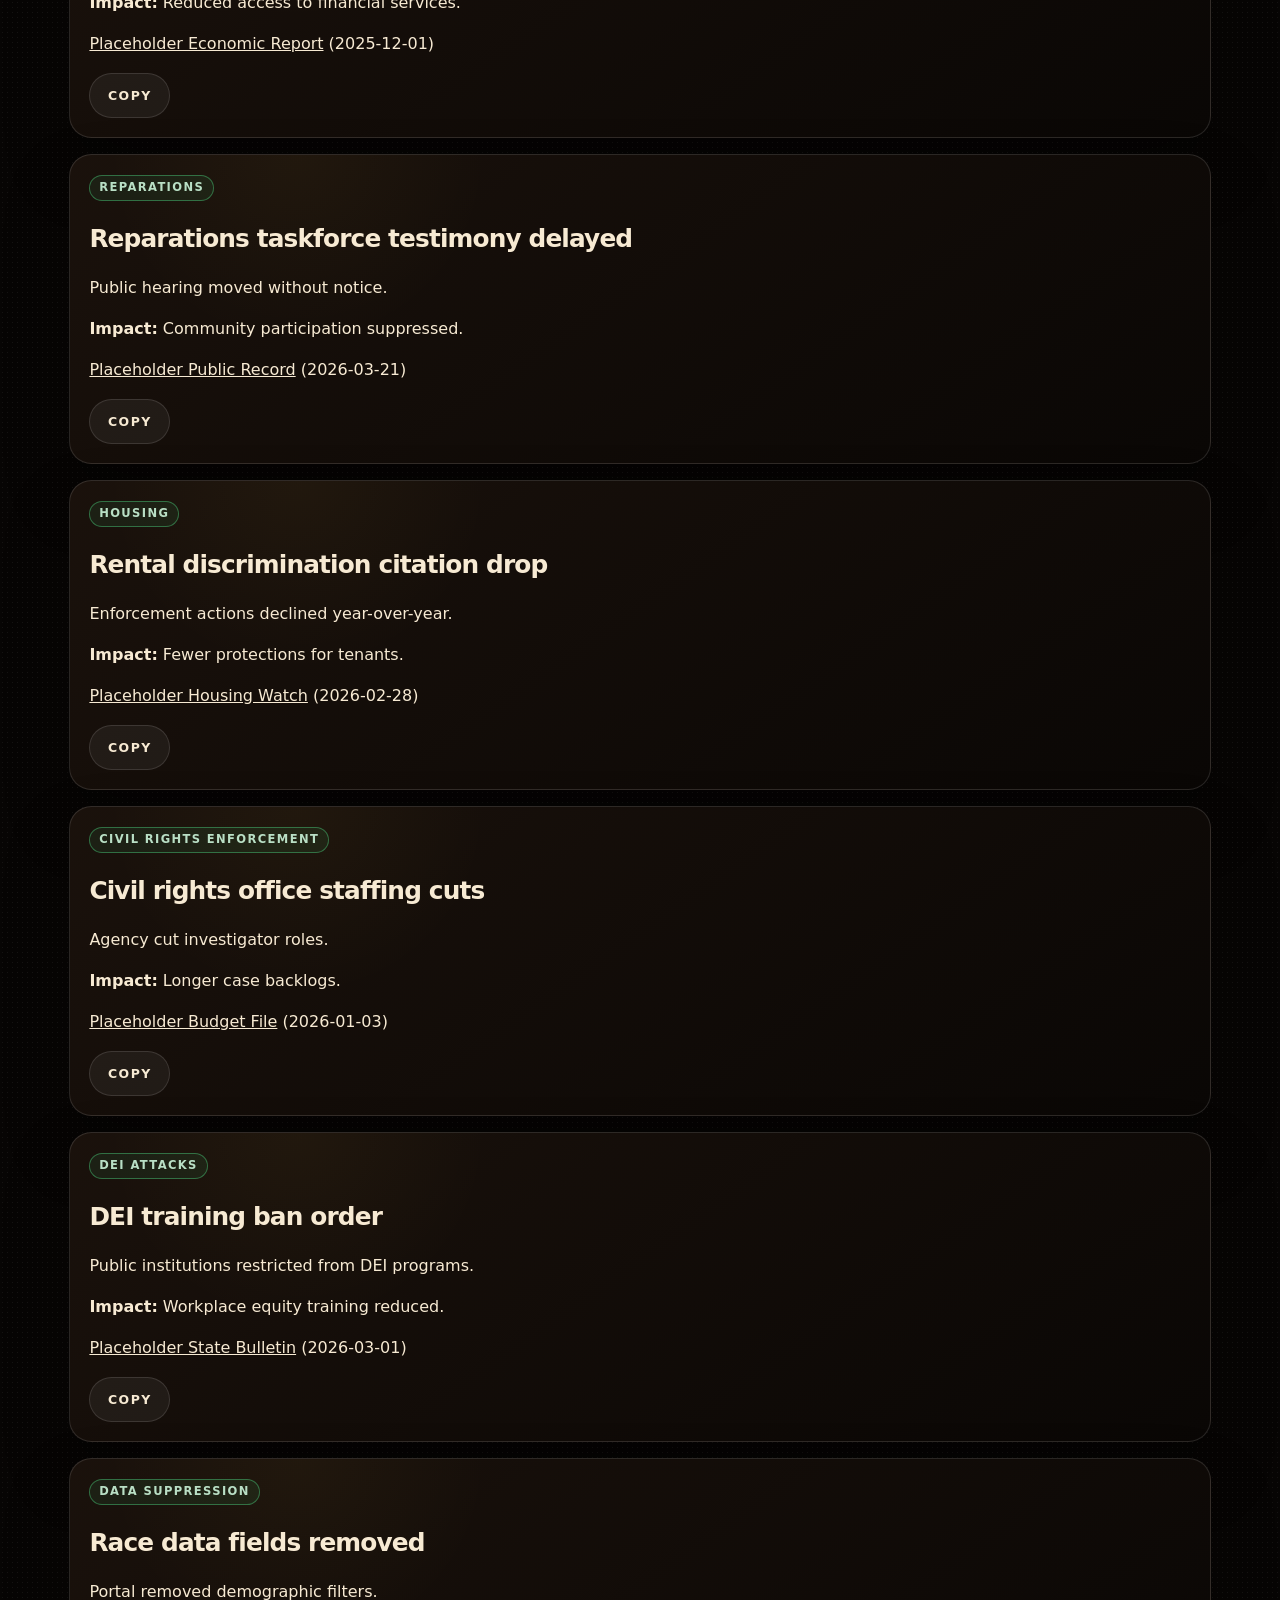
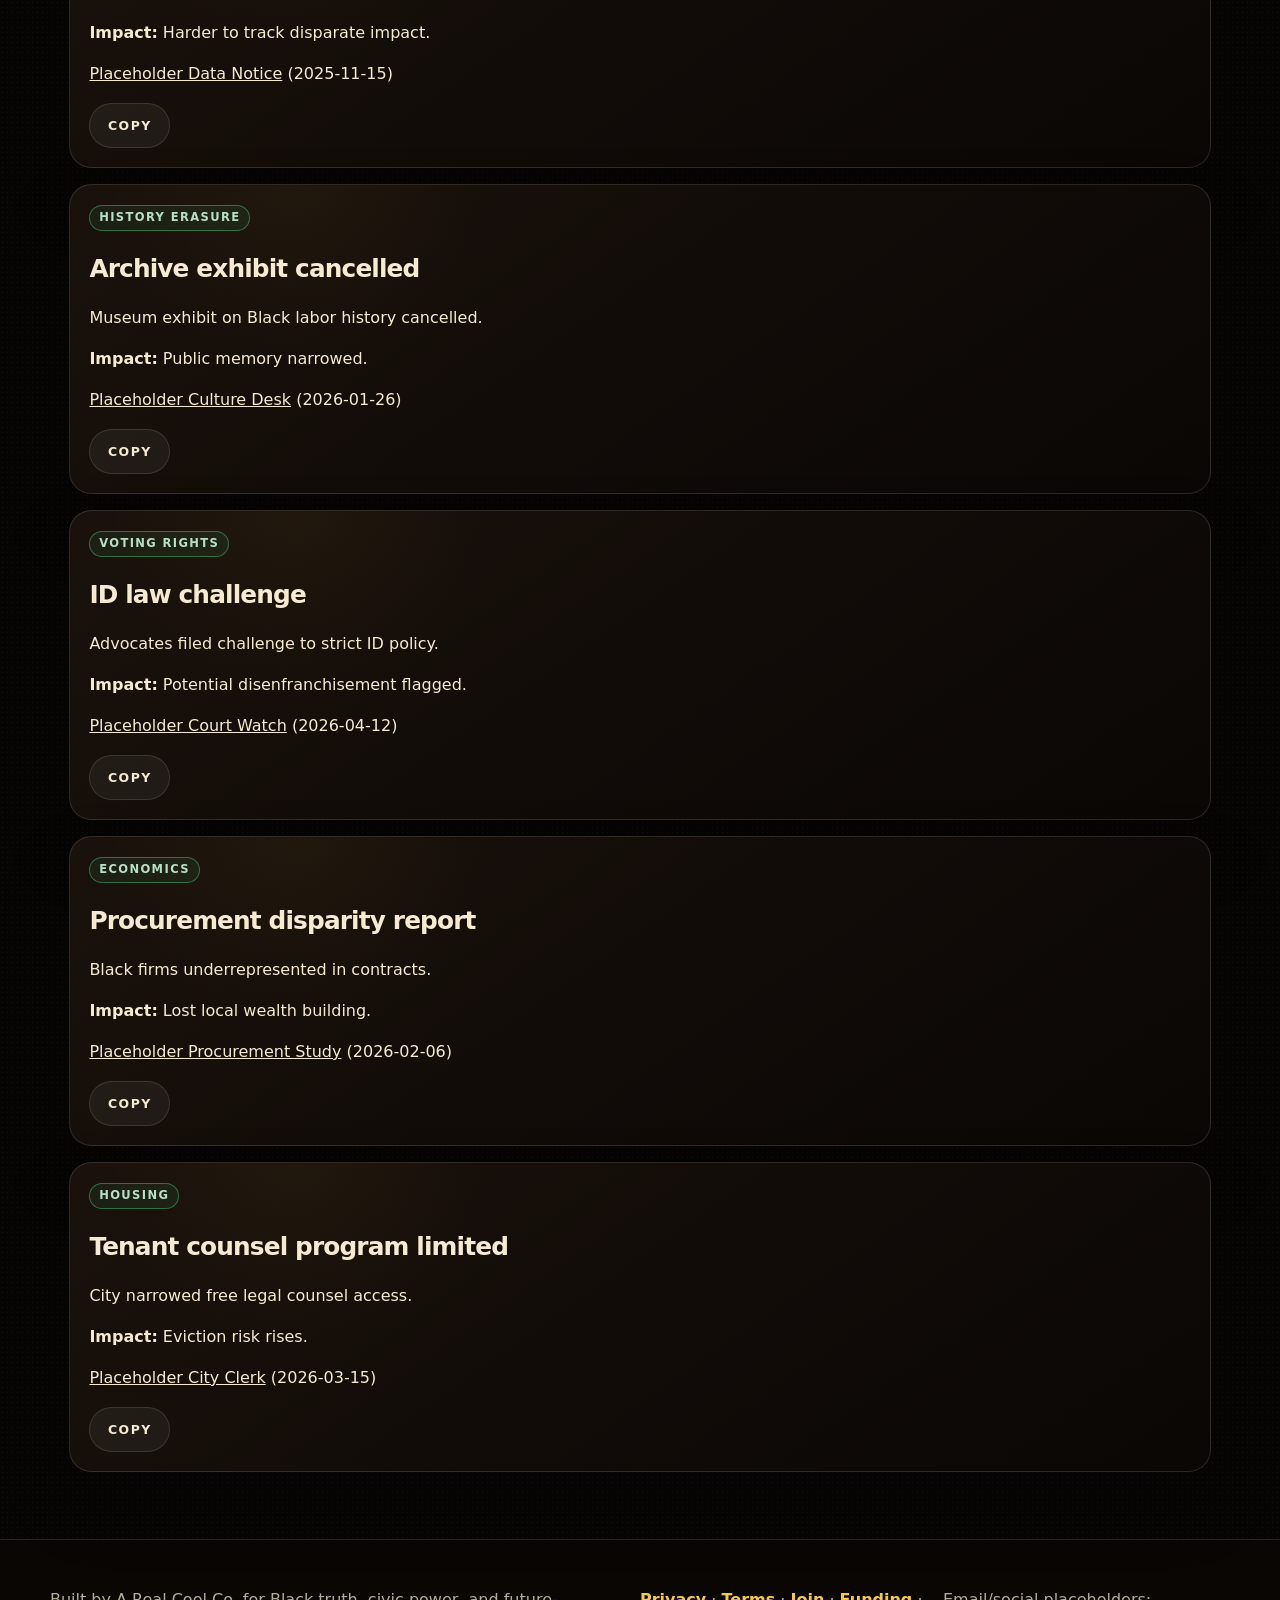
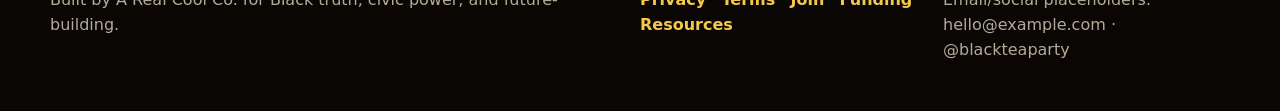
<file: receipts/index.html>
<!doctype html><html lang="en"><head><meta charset="utf-8"><meta name="viewport" content="width=device-width,initial-scale=1"><title>The Black Tea Party</title><meta name="description" content="Searchable receipts wall"><link rel="stylesheet" href="/assets/css/styles.css"></head><body><a class="skip-link" href="#main">Skip to content</a><header class="site-header"><div class="nav-wrap"><a class="logo" href="/">The Black Tea Party</a><button class="menu-btn" data-menu-btn aria-label="Menu">Menu</button><nav class="site-nav" data-site-nav><ul><li><a href="/">Home</a></li><li><a href="/manifesto/">Manifesto</a></li><li><a href="/receipts/">Receipts</a></li><li><a href="/freedom-library/">Freedom Library</a></li><li><a href="/agenda-builder/">Agenda Builder</a></li><li><a href="/movement-map/">Movement Map</a></li><li><a href="/hot-tea/">Hot Tea</a></li><li><a href="/funding/">Funding</a></li><li><a href="/join/">Join</a></li></ul></nav></div></header><main id="main"><section class="hero"><h1>Receipts Wall</h1><p>Track policy attacks and impacts.</p></section><section data-receipts-app><div class="controls"><input id="q" placeholder="Search keyword"><select id="topic"><option value="">All topics</option></select><select id="region"><option value="">All regions</option></select><select id="type"><option value="">All types</option></select></div><p id="receipts-count" class="results"></p><div id="receipts-list" class="grid"></div></section></main><footer class="site-footer"><div class="footer-inner"><p>Built by A Real Cool Co. for Black truth, civic power, and future-building.</p><p><a href="/privacy/">Privacy</a> · <a href="/terms/">Terms</a> · <a href="/join/">Join</a> · <a href="/funding/">Funding</a> · <a href="/resources/">Resources</a></p><p>Email/social placeholders: hello@example.com · @blackteaparty</p></div></footer><script src="/assets/js/main.js" defer></script><script src="/assets/js/receipts.js" defer></script></body></html>
</file>
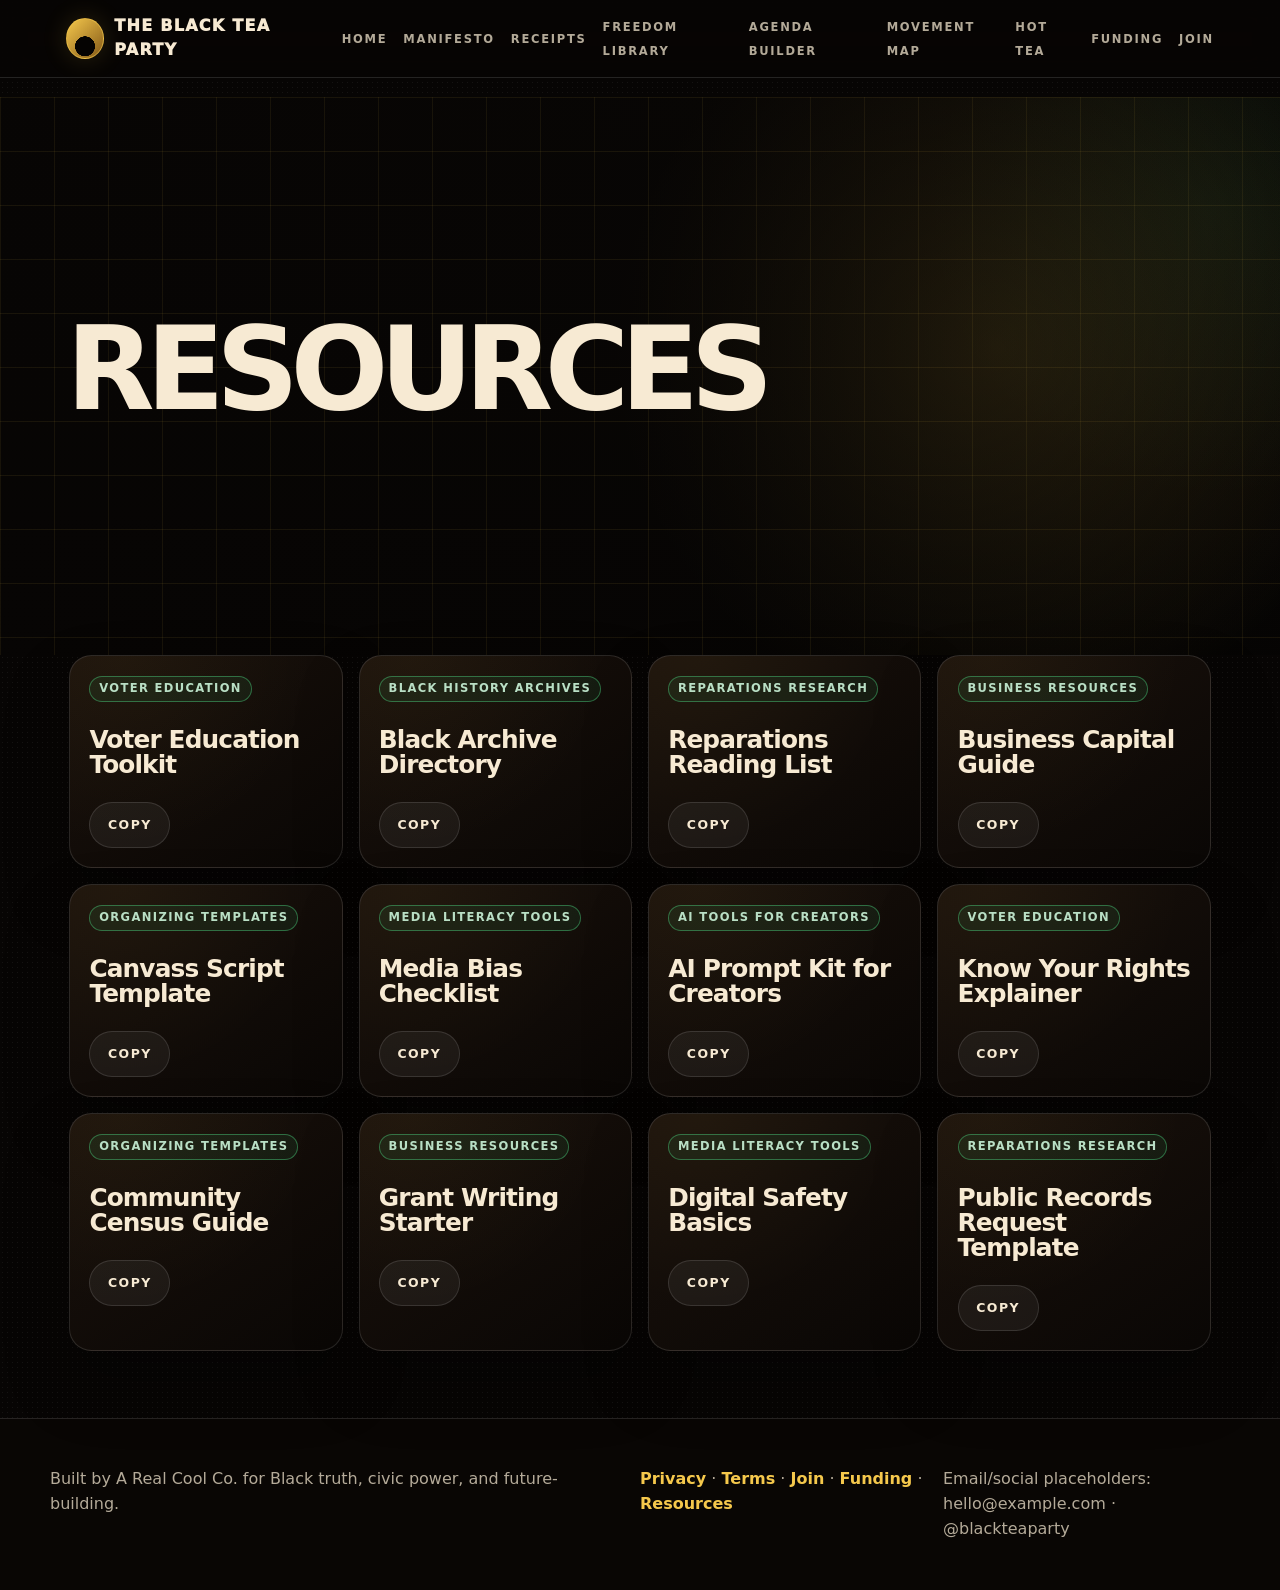
<file: resources/index.html>
<!doctype html><html lang="en"><head><meta charset="utf-8"><meta name="viewport" content="width=device-width,initial-scale=1"><title>The Black Tea Party</title><meta name="description" content="Resource directory"><link rel="stylesheet" href="/assets/css/styles.css"></head><body><a class="skip-link" href="#main">Skip to content</a><header class="site-header"><div class="nav-wrap"><a class="logo" href="/">The Black Tea Party</a><button class="menu-btn" data-menu-btn aria-label="Menu">Menu</button><nav class="site-nav" data-site-nav><ul><li><a href="/">Home</a></li><li><a href="/manifesto/">Manifesto</a></li><li><a href="/receipts/">Receipts</a></li><li><a href="/freedom-library/">Freedom Library</a></li><li><a href="/agenda-builder/">Agenda Builder</a></li><li><a href="/movement-map/">Movement Map</a></li><li><a href="/hot-tea/">Hot Tea</a></li><li><a href="/funding/">Funding</a></li><li><a href="/join/">Join</a></li></ul></nav></div></header><main id="main"><section class="hero"><h1>Resources</h1></section><div id="resources-list" class="grid grid-3"></div></main><footer class="site-footer"><div class="footer-inner"><p>Built by A Real Cool Co. for Black truth, civic power, and future-building.</p><p><a href="/privacy/">Privacy</a> · <a href="/terms/">Terms</a> · <a href="/join/">Join</a> · <a href="/funding/">Funding</a> · <a href="/resources/">Resources</a></p><p>Email/social placeholders: hello@example.com · @blackteaparty</p></div></footer><script src="/assets/js/main.js" defer></script></body></html>
</file>
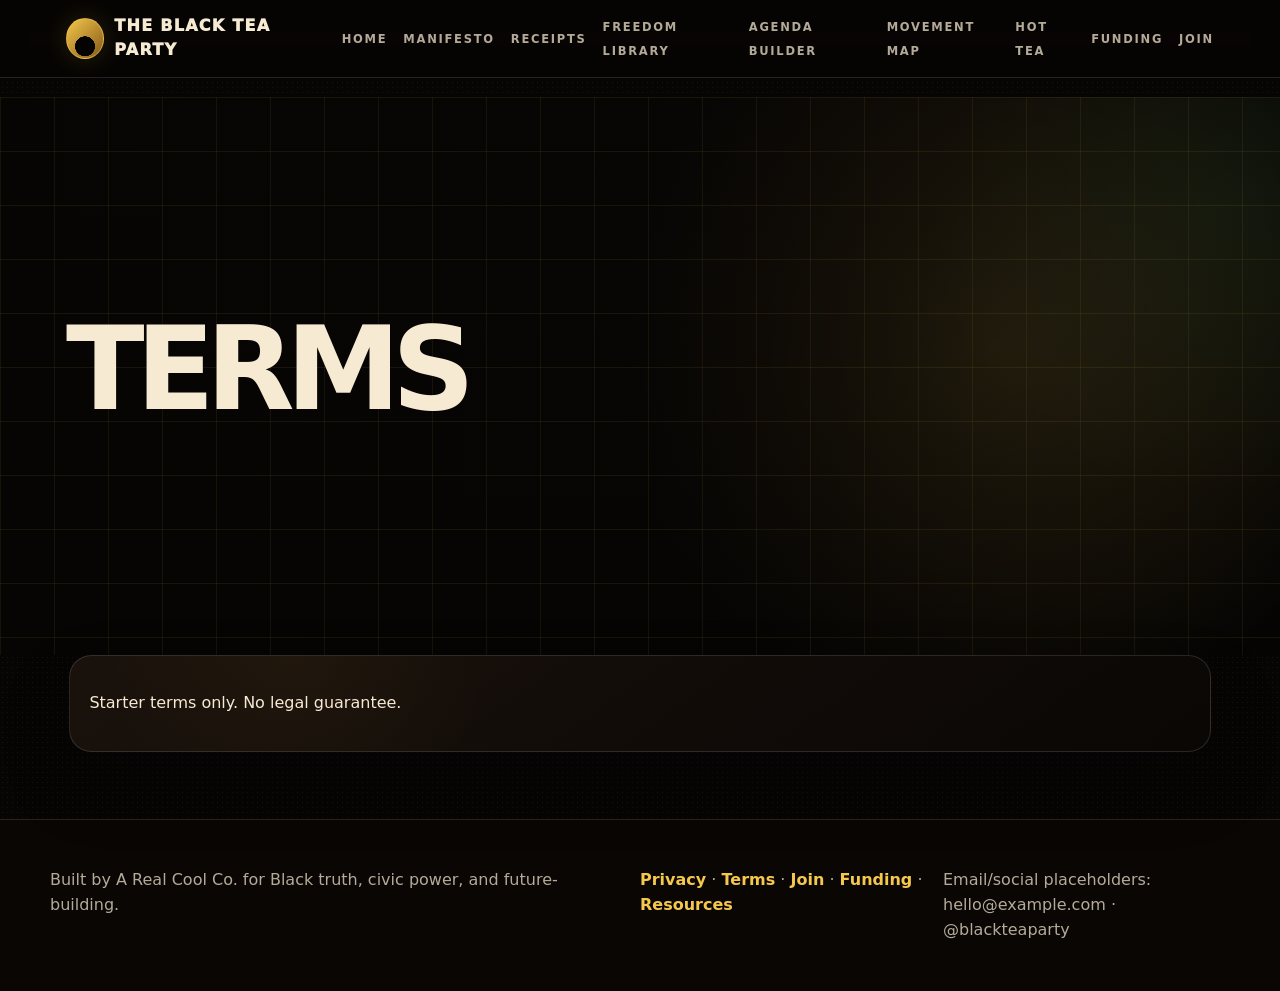
<file: terms/index.html>
<!doctype html><html lang="en"><head><meta charset="utf-8"><meta name="viewport" content="width=device-width,initial-scale=1"><title>The Black Tea Party</title><meta name="description" content="Terms placeholder"><link rel="stylesheet" href="/assets/css/styles.css"></head><body><a class="skip-link" href="#main">Skip to content</a><header class="site-header"><div class="nav-wrap"><a class="logo" href="/">The Black Tea Party</a><button class="menu-btn" data-menu-btn aria-label="Menu">Menu</button><nav class="site-nav" data-site-nav><ul><li><a href="/">Home</a></li><li><a href="/manifesto/">Manifesto</a></li><li><a href="/receipts/">Receipts</a></li><li><a href="/freedom-library/">Freedom Library</a></li><li><a href="/agenda-builder/">Agenda Builder</a></li><li><a href="/movement-map/">Movement Map</a></li><li><a href="/hot-tea/">Hot Tea</a></li><li><a href="/funding/">Funding</a></li><li><a href="/join/">Join</a></li></ul></nav></div></header><main id="main"><section class="hero"><h1>Terms</h1></section><div class="card"><p>Starter terms only. No legal guarantee.</p><!-- TODO: attorney review before launch --></div></main><footer class="site-footer"><div class="footer-inner"><p>Built by A Real Cool Co. for Black truth, civic power, and future-building.</p><p><a href="/privacy/">Privacy</a> · <a href="/terms/">Terms</a> · <a href="/join/">Join</a> · <a href="/funding/">Funding</a> · <a href="/resources/">Resources</a></p><p>Email/social placeholders: hello@example.com · @blackteaparty</p></div></footer><script src="/assets/js/main.js" defer></script></body></html>
</file>
<file: assets/css/styles.css>
:root{--black:#070504;--ink:#0b0705;--panel:#120d09;--card:#1a110c;--cream:#f7ead3;--muted:rgba(247,234,211,.72);--gold:#f5c84c;--green:#49d17d;--red:#e74735;--line:rgba(255,255,255,.12);--max:1180px;--shadow:0 2rem 4rem rgba(0,0,0,.28)}*{box-sizing:border-box}html{scroll-behavior:smooth}body{margin:0;background:var(--black);color:var(--cream);font-family:Inter,system-ui,-apple-system,BlinkMacSystemFont,"Segoe UI",sans-serif;line-height:1.55;overflow-x:hidden;background-image:radial-gradient(rgba(255,255,255,.055) .7px,transparent .8px);background-size:5px 5px}a{color:inherit}button,input,select,textarea{font:inherit}.skip-link{position:absolute;left:1rem;top:-4rem;z-index:100;background:var(--gold);color:#050302;padding:.7rem 1rem;border-radius:999px;font-weight:900}.skip-link:focus{top:1rem}.site-header{position:sticky;top:0;z-index:20;background:rgba(7,5,4,.88);border-bottom:1px solid var(--line);backdrop-filter:blur(16px)}.nav-wrap{max-width:var(--max);margin:auto;display:flex;justify-content:space-between;align-items:center;gap:1rem;padding:.85rem 1rem}.logo{position:relative;display:inline-flex;align-items:center;gap:.65rem;color:var(--cream);text-decoration:none;font-weight:1000;letter-spacing:.08em;text-transform:uppercase}.logo:before{content:"";display:inline-block;width:2.4rem;height:2.4rem;border-radius:50%;background:radial-gradient(circle at 50% 70%,#050302 0 30%,transparent 31%),linear-gradient(135deg,var(--gold),#835817);border:1px solid rgba(245,200,76,.65);box-shadow:0 0 1.6rem rgba(245,200,76,.16)}.menu-btn{display:none;background:rgba(255,255,255,.06);border:1px solid var(--line);color:var(--cream);border-radius:999px;padding:.55rem .9rem;font-weight:900;text-transform:uppercase;letter-spacing:.12em}.site-nav ul{display:flex;align-items:center;gap:1rem;list-style:none;margin:0;padding:0}.site-nav a{position:relative;color:rgba(247,234,211,.72);text-decoration:none;font-size:.72rem;font-weight:900;letter-spacing:.15em;text-transform:uppercase}.site-nav a:hover,.site-nav a[aria-current=page]{color:var(--gold)}main{max-width:var(--max);margin:auto;padding:1.2rem}.hero{position:relative;isolation:isolate;max-width:none;margin-inline:calc(50% - 50vw);padding:7rem max(1rem,calc((100vw - var(--max))/2 + 1rem));min-height:62vh;display:grid;align-content:center;overflow:hidden;background:#080604}.hero:before{content:"";position:absolute;inset:0;z-index:-2;background:radial-gradient(circle at 78% 45%,rgba(245,200,76,.2),transparent 24rem),radial-gradient(circle at 95% 20%,rgba(73,209,125,.08),transparent 18rem),linear-gradient(180deg,#0a0805,#050403)}.hero:after{content:"";position:absolute;inset:0;z-index:-1;background:linear-gradient(90deg,rgba(7,5,4,.96),rgba(7,5,4,.78) 46%,rgba(7,5,4,.25));background-image:linear-gradient(rgba(245,200,76,.08) 1px,transparent 1px),linear-gradient(90deg,rgba(245,200,76,.07) 1px,transparent 1px),linear-gradient(90deg,rgba(7,5,4,.96),rgba(7,5,4,.78) 46%,rgba(7,5,4,.25));background-size:54px 54px,54px 54px,auto}.hero h1{max-width:900px;font-size:clamp(3rem,9vw,8.5rem);line-height:.86;letter-spacing:-.075em;text-transform:uppercase;margin:.2rem 0 1rem}.hero p:not(.eyebrow){max-width:680px;color:var(--muted);font-size:1.1rem}.eyebrow{color:var(--gold);text-transform:uppercase;font-size:.78rem;font-weight:900;letter-spacing:.24em}.hero .btn{margin-top:1rem}.ticker{overflow:hidden;border-block:1px solid var(--line);background:var(--gold);color:#070504;padding:.75rem 0;margin:0 calc(50% - 50vw) 3rem}.ticker-track{display:inline-block;white-space:nowrap;animation:ticker 28s linear infinite;font-weight:1000;letter-spacing:.2em;text-transform:uppercase}@keyframes ticker{to{transform:translateX(-50%)}}.section-head{display:flex;justify-content:space-between;align-items:end;gap:1rem;margin:3rem 0 1rem}.section-head h2,h2{font-size:clamp(2.2rem,5vw,5rem);line-height:.9;letter-spacing:-.055em;text-transform:uppercase;margin:.2rem 0 1rem}.grid{display:grid;gap:1rem}.grid-3{grid-template-columns:repeat(auto-fit,minmax(220px,1fr))}.card{position:relative;background:linear-gradient(145deg,rgba(27,18,12,.97),rgba(10,7,5,.94));border:1px solid var(--line);padding:1.2rem;border-radius:1.4rem;box-shadow:var(--shadow);overflow:hidden}.card:before{content:"";position:absolute;inset:0;pointer-events:none;opacity:.18;background:radial-gradient(circle at 20% 0,rgba(245,200,76,.24),transparent 12rem)}.card>*{position:relative}.card h3{font-size:1.55rem;line-height:1.02;letter-spacing:-.035em}.btn{display:inline-flex;align-items:center;justify-content:center;padding:.75rem 1.1rem;border:1px solid var(--gold);border-radius:999px;color:#050302;text-decoration:none;background:var(--gold);cursor:pointer;font-size:.78rem;font-weight:900;letter-spacing:.12em;text-transform:uppercase;transition:transform .18s ease,background .18s ease}.btn:hover{transform:translateY(-2px)}.btn.secondary,.btn.quiet{background:rgba(255,255,255,.055);color:var(--cream);border-color:var(--line)}.btn:focus-visible,a:focus-visible,button:focus-visible,input:focus-visible,select:focus-visible,textarea:focus-visible{outline:2px solid var(--gold);outline-offset:3px}.tag{display:inline-block;border:1px solid rgba(73,209,125,.45);background:rgba(73,209,125,.08);border-radius:999px;padding:.2rem .55rem;font-size:.72rem;font-weight:900;color:#b9dfc5;text-transform:uppercase;letter-spacing:.12em}.controls{display:grid;grid-template-columns:repeat(auto-fit,minmax(160px,1fr));gap:.8rem;margin:1rem 0}.results{font-size:.9rem;color:var(--gold);font-weight:900}.overlay{position:fixed;inset:0;background:rgba(7,5,4,.96);display:grid;place-items:center;padding:1rem;z-index:60}.overlay[hidden]{display:none}.overlay .card{max-width:560px;text-align:center}.overlay h2{font-size:clamp(2rem,6vw,4.5rem)}input,select,textarea{width:100%;background:#0f0a08;color:var(--cream);border:1px solid var(--line);border-radius:1rem;padding:.8rem}label{display:grid;gap:.35rem;font-size:.9rem;color:rgba(247,234,211,.76);font-weight:800}.hidden{display:none!important}[data-cup-pane]{margin-top:1rem}.site-footer{border-top:1px solid var(--line);margin-top:3rem;padding:2rem 1rem;color:var(--muted);background:#090604}.footer-inner{max-width:var(--max);margin:auto;display:grid;gap:1rem;grid-template-columns:2fr 1fr 1fr}.footer-inner a{font-weight:900;color:var(--gold);text-decoration:none}.reveal{opacity:0;transform:translateY(18px);transition:opacity .6s ease,transform .6s ease}.reveal.in-view{opacity:1;transform:none}@media(prefers-reduced-motion:reduce){*{animation:none!important;transition:none!important;scroll-behavior:auto!important}.reveal{opacity:1;transform:none}}@media(max-width:860px){.menu-btn{display:inline-flex}.site-nav{display:none;position:absolute;left:1rem;right:1rem;top:4.5rem;background:rgba(7,5,4,.98);border:1px solid var(--line);border-radius:1.2rem;padding:1rem}.site-nav.open{display:block}.site-nav ul{display:grid}.footer-inner{grid-template-columns:1fr}.hero{padding-block:5rem}}@media(max-width:640px){main{padding:1rem}.hero h1{font-size:clamp(3rem,16vw,5.2rem)}.section-head{display:block}.ticker-track{font-size:.8rem}.card{border-radius:1rem}}@media print{.site-header,.site-footer,.overlay,.ticker,.btn{display:none!important}body{background:#fff;color:#000}.card{box-shadow:none;border:1px solid #000;background:#fff;color:#000}}
</file>
